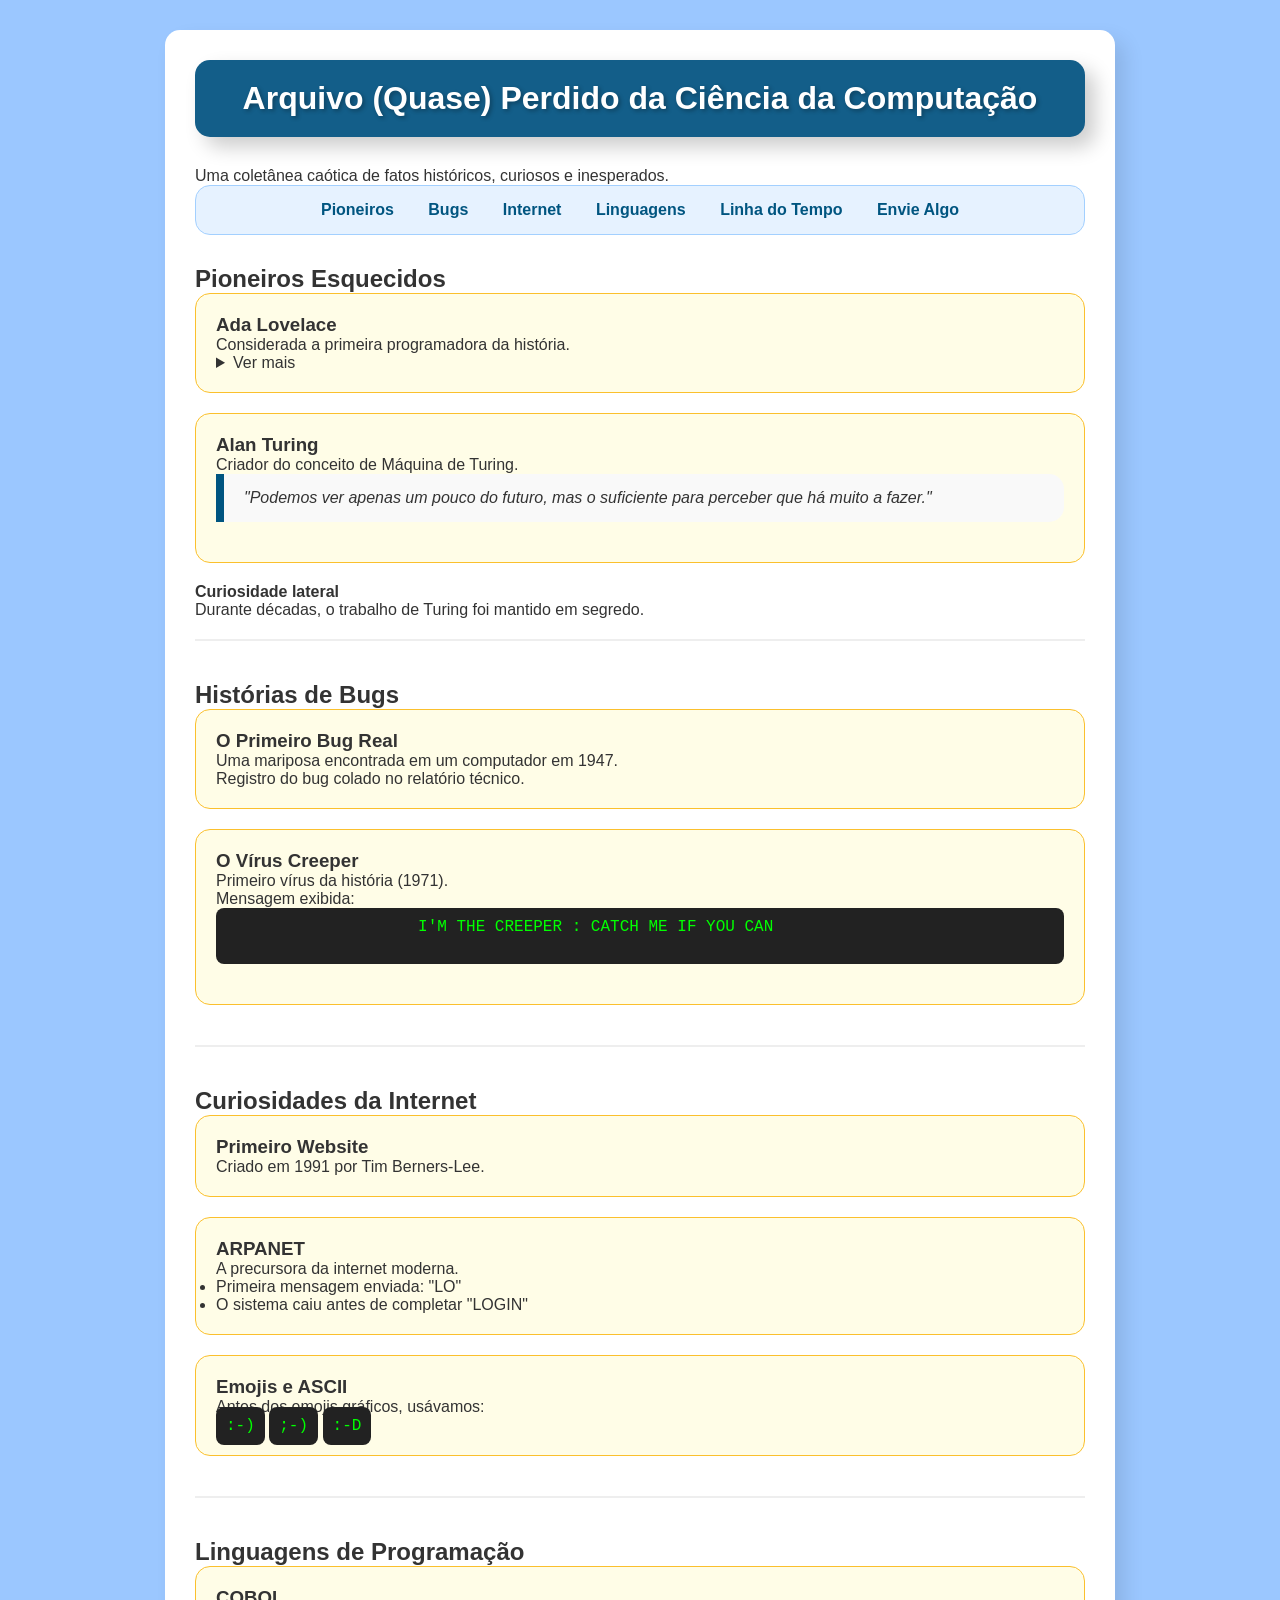
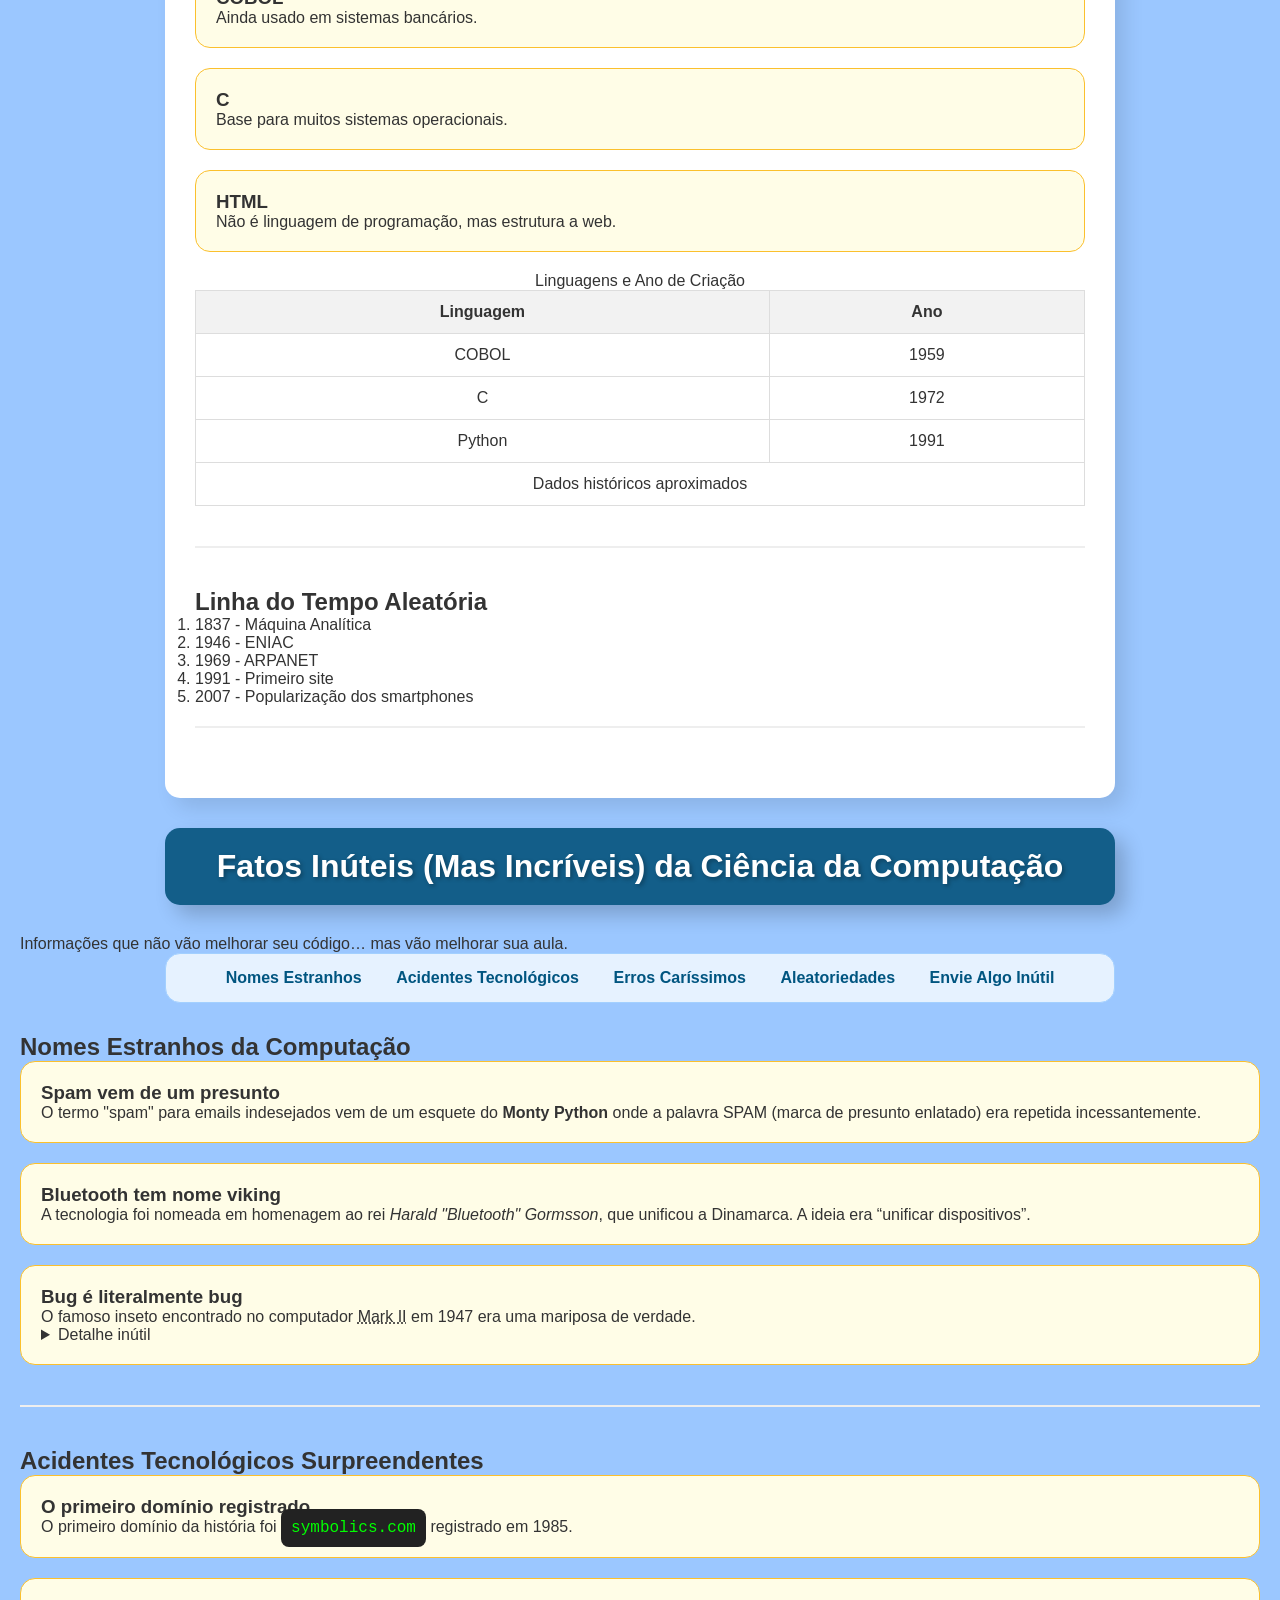
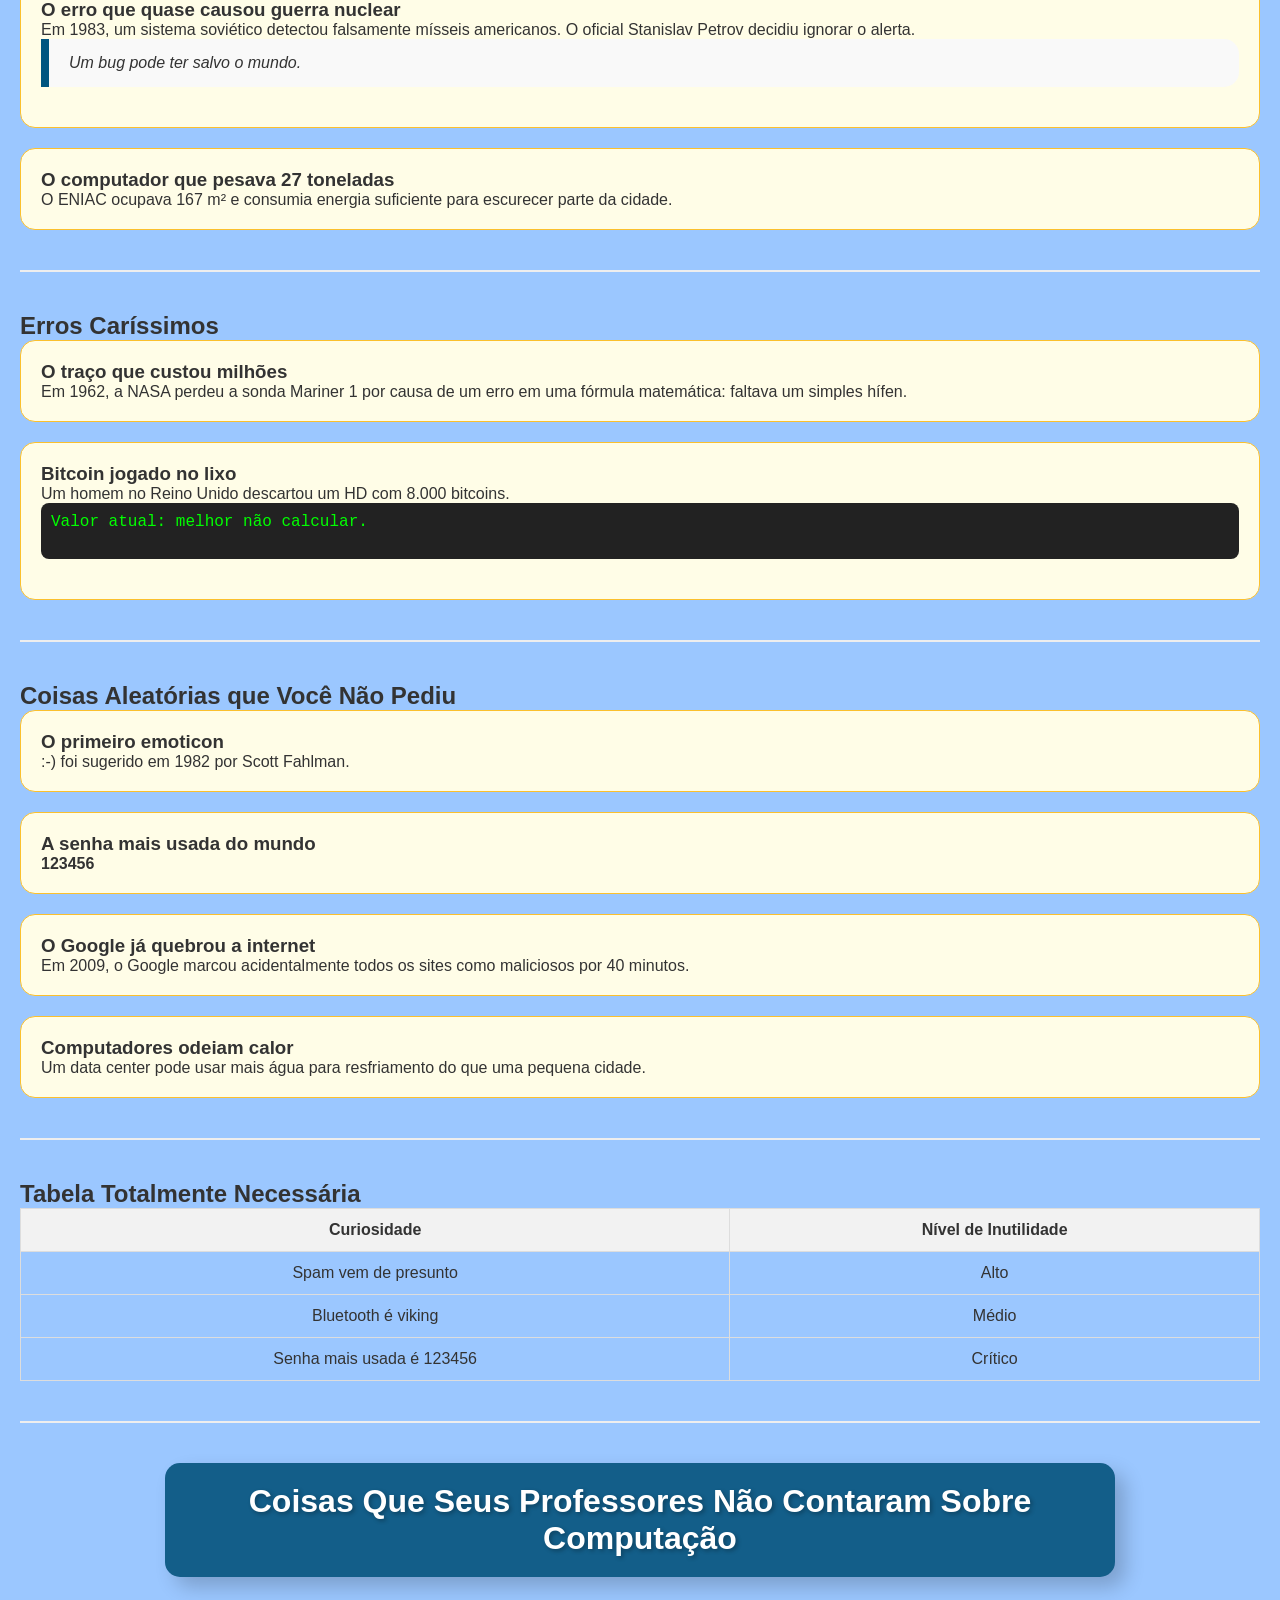
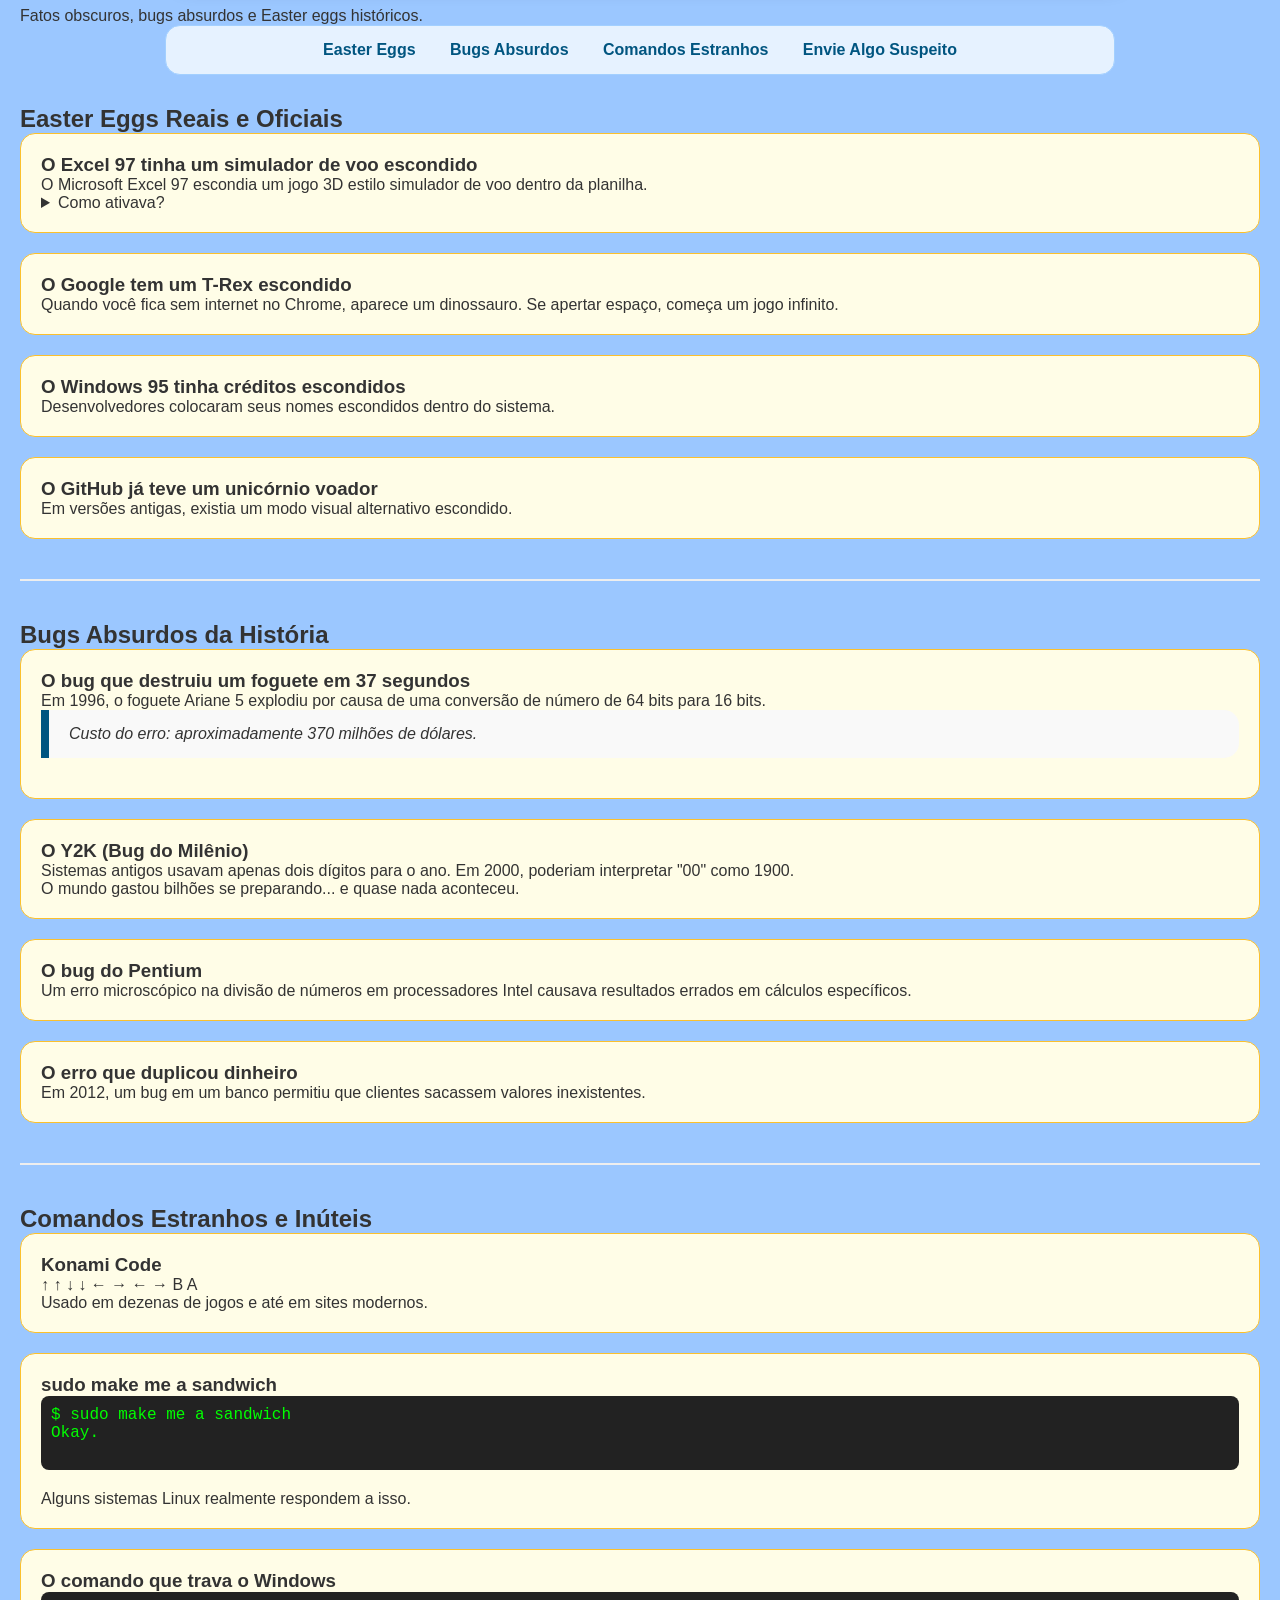
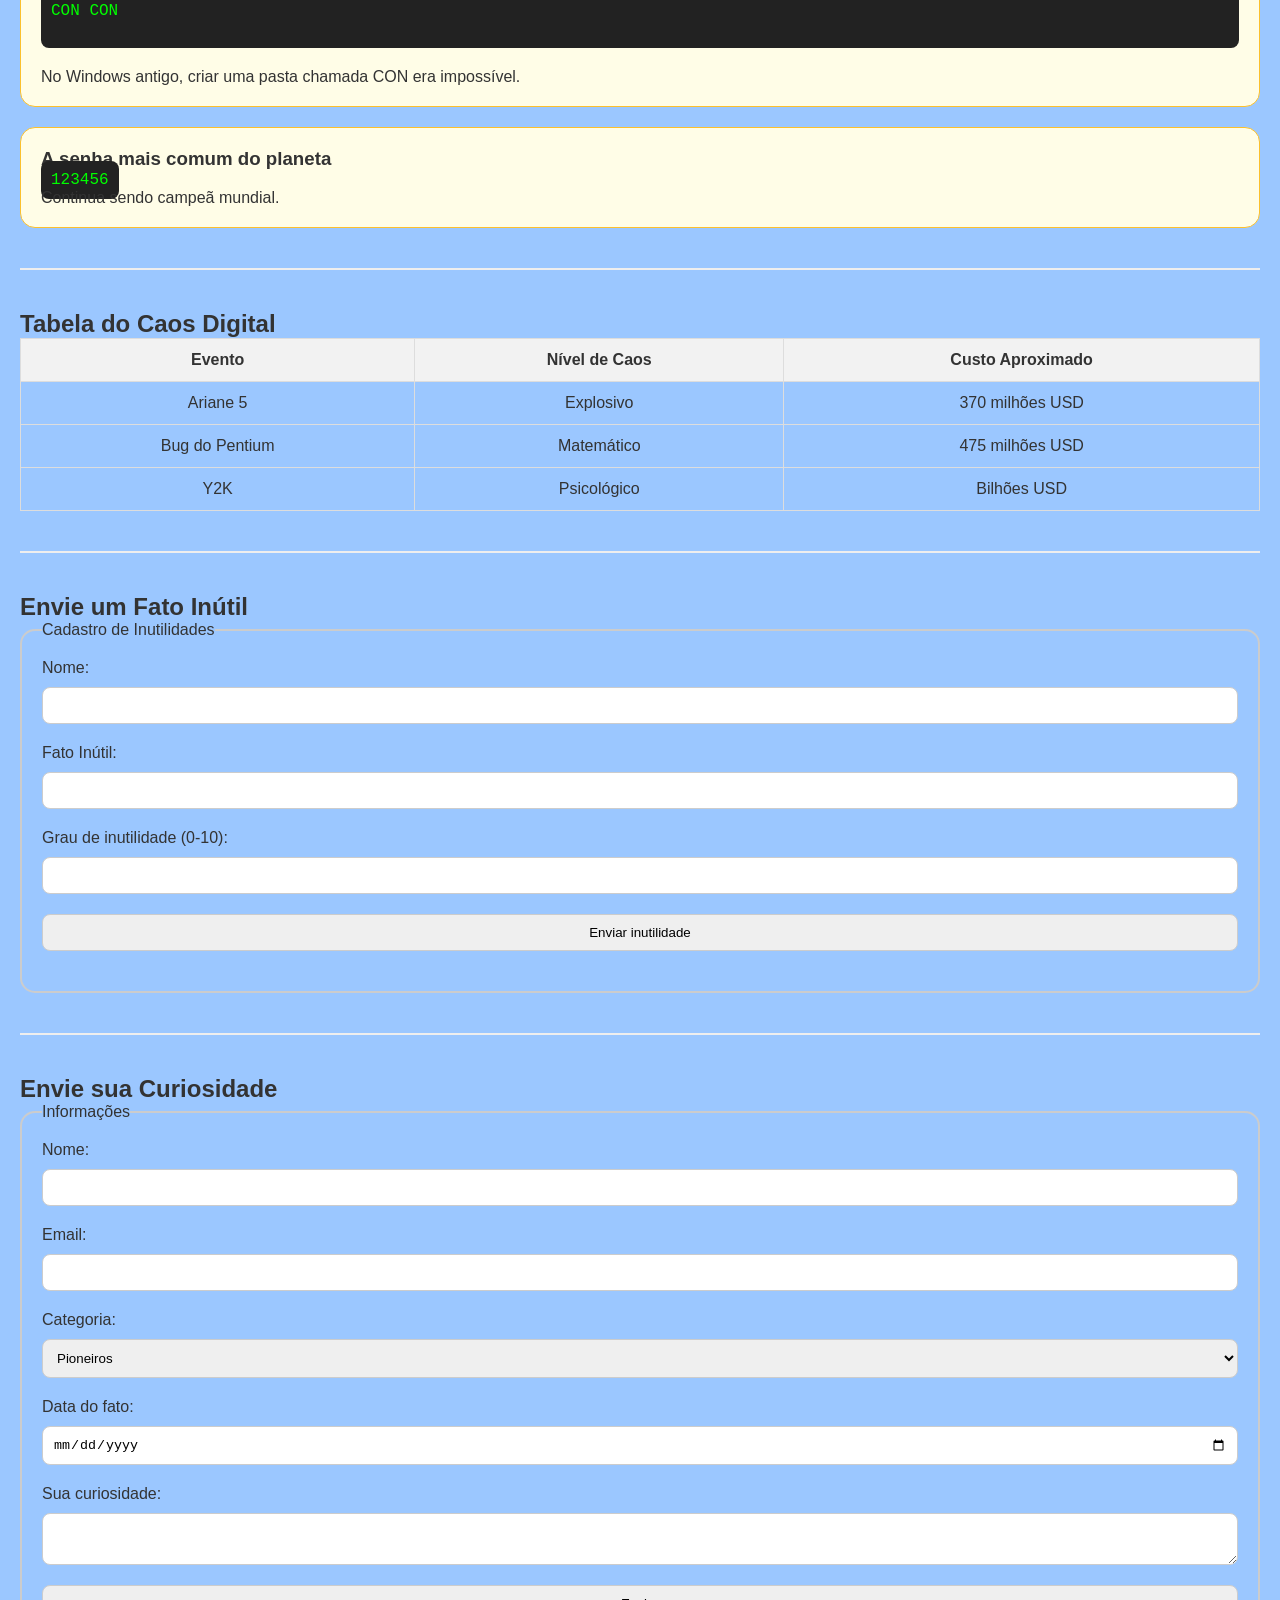
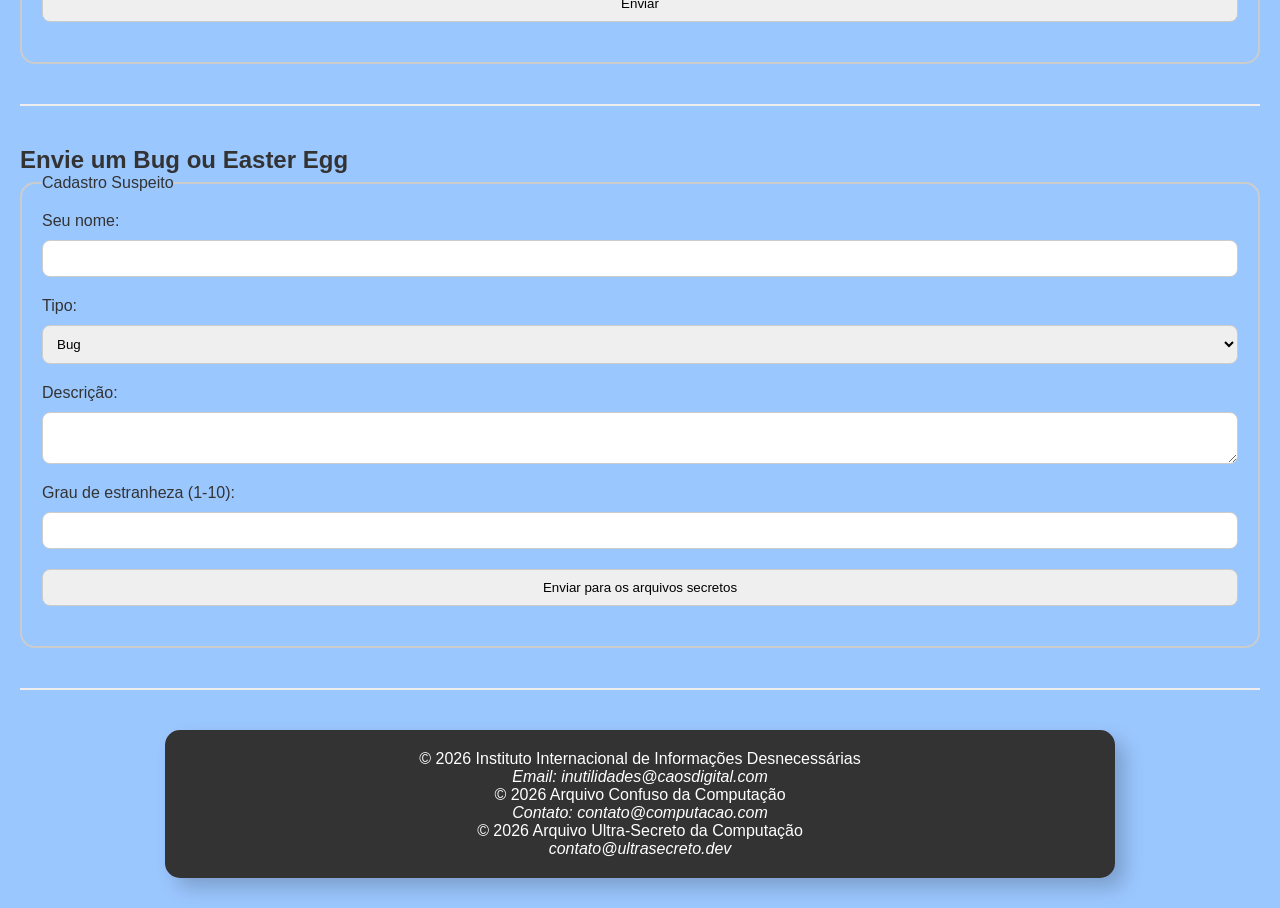
<file: Atividade 04/index.html>
<!DOCTYPE html>
<html lang="pt-br">
<head>
    <meta charset="UTF-8">
    <meta name="description" content="Curiosidades e fatos históricos da Ciência da Computação">
    <meta name="author" content="Portal Computação">
    <meta name="viewport" content="width=device-width, initial-scale=1.0">
    <title>Arquivo Confuso da Computação</title>
    <link rel="stylesheet" href="style.css">
</head>

<body>

<div id="pagina">

    <header id="topo">
        <h1>Arquivo (Quase) Perdido da Ciência da Computação</h1>
        <p>Uma coletânea caótica de fatos históricos, curiosos e inesperados.</p>
    </header>

    <nav id="menu-principal">
        <ul>
            <li><a href="#pioneiros">Pioneiros</a></li>
            <li><a href="#bugs">Bugs</a></li>
            <li><a href="#internet">Internet</a></li>
            <li><a href="#linguagens">Linguagens</a></li>
            <li><a href="#linha-do-tempo">Linha do Tempo</a></li>
            <li><a href="#formulario">Envie Algo</a></li>
        </ul>
    </nav>

    <main>

        <section id="pioneiros">
            <h2>Pioneiros Esquecidos</h2>

            <article>
                <h3>Ada Lovelace</h3>
                <p>Considerada a primeira programadora da história.</p>
                <details>
                    <summary>Ver mais</summary>
                    <p>Ela escreveu um algoritmo para a Máquina Analítica no século XIX.</p>
                </details>
            </article>

            <article>
                <h3>Alan Turing</h3>
                <p>Criador do conceito de Máquina de Turing.</p>
                <blockquote>
                    "Podemos ver apenas um pouco do futuro, mas o suficiente para perceber que há muito a fazer."
                </blockquote>
            </article>

            <aside>
                <h4>Curiosidade lateral</h4>
                <p>Durante décadas, o trabalho de Turing foi mantido em segredo.</p>
            </aside>
        </section>

        <section id="bugs">
            <h2>Histórias de Bugs</h2>

            <article>
                <h3>O Primeiro Bug Real</h3>
                <p>Uma mariposa encontrada em um computador em 1947.</p>
                <figure>
                    <figcaption>Registro do bug colado no relatório técnico.</figcaption>
                </figure>
            </article>

            <article>
                <h3>O Vírus Creeper</h3>
                <p>Primeiro vírus da história (1971).</p>
                <p>Mensagem exibida:</p>
                <pre>
                    I'M THE CREEPER : CATCH ME IF YOU CAN
                </pre>
            </article>
        </section>

        <section id="internet">
            <h2>Curiosidades da Internet</h2>

            <article>
                <h3>Primeiro Website</h3>
                <p>Criado em 1991 por Tim Berners-Lee.</p>
            </article>

            <article>
                <h3>ARPANET</h3>
                <p>A precursora da internet moderna.</p>
                <ul>
                    <li>Primeira mensagem enviada: "LO"</li>
                    <li>O sistema caiu antes de completar "LOGIN"</li>
                </ul>
            </article>

            <article>
                <h3>Emojis e ASCII</h3>
                <p>Antes dos emojis gráficos, usávamos:</p>
                <code>:-)</code>
                <code>;-)</code>
                <code>:-D</code>
            </article>
        </section>

        <section id="linguagens">
            <h2>Linguagens de Programação</h2>

            <article>
                <h3>COBOL</h3>
                <p>Ainda usado em sistemas bancários.</p>
            </article>

            <article>
                <h3>C</h3>
                <p>Base para muitos sistemas operacionais.</p>
            </article>

            <article>
                <h3>HTML</h3>
                <p>Não é linguagem de programação, mas estrutura a web.</p>
            </article>

            <div>
                <table border="1">
                    <caption>Linguagens e Ano de Criação</caption>
                    <thead>
                        <tr>
                            <th>Linguagem</th>
                            <th>Ano</th>
                        </tr>
                    </thead>
                    <tbody>
                        <tr>
                            <td>COBOL</td>
                            <td>1959</td>
                        </tr>
                        <tr>
                            <td>C</td>
                            <td>1972</td>
                        </tr>
                        <tr>
                            <td>Python</td>
                            <td>1991</td>
                        </tr>
                    </tbody>
                    <tfoot>
                        <tr>
                            <td colspan="2">Dados históricos aproximados</td>
                        </tr>
                    </tfoot>
                </table>
            </div>
        </section>


        <section id="linha-do-tempo">
            <h2>Linha do Tempo Aleatória</h2>

            <ol>
                <li>1837 - Máquina Analítica</li>
                <li>1946 - ENIAC</li>
                <li>1969 - ARPANET</li>
                <li>1991 - Primeiro site</li>
                <li>2007 - Popularização dos smartphones</li>
            </ol>
        </section>


</div>


<header>
    <h1>Fatos Inúteis (Mas Incríveis) da Ciência da Computação</h1>
    <p>Informações que não vão melhorar seu código… mas vão melhorar sua aula.</p>
</header>

<nav>
    <ul>
        <li><a href="#nomes">Nomes Estranhos</a></li>
        <li><a href="#acidentes">Acidentes Tecnológicos</a></li>
        <li><a href="#dinheiro">Erros Caríssimos</a></li>
        <li><a href="#aleatorio">Aleatoriedades</a></li>
        <li><a href="#form">Envie Algo Inútil</a></li>
    </ul>
</nav>



<section id="nomes">
    <h2>Nomes Estranhos da Computação</h2>

    <article>
        <h3>Spam vem de um presunto</h3>
        <p>
            O termo "spam" para emails indesejados vem de um esquete do 
            <strong>Monty Python</strong> onde a palavra SPAM (marca de presunto enlatado) 
            era repetida incessantemente.
        </p>
    </article>

    <article>
        <h3>Bluetooth tem nome viking</h3>
        <p>
            A tecnologia foi nomeada em homenagem ao rei 
            <em>Harald "Bluetooth" Gormsson</em>, que unificou a Dinamarca.
            A ideia era “unificar dispositivos”.
        </p>
    </article>

    <article>
        <h3>Bug é literalmente bug</h3>
        <p>
            O famoso inseto encontrado no computador 
            <abbr title="Harvard Mark II">Mark II</abbr> em 1947 
            era uma mariposa de verdade.
        </p>
        <details>
            <summary>Detalhe inútil</summary>
            <p>O inseto ainda está preservado em um museu.</p>
        </details>
    </article>

</section>


<section id="acidentes">

    <h2>Acidentes Tecnológicos Surpreendentes</h2>

    <article>
        <h3>O primeiro domínio registrado</h3>
        <p>
            O primeiro domínio da história foi 
            <code>symbolics.com</code> registrado em 1985.
        </p>
    </article>

    <article>
        <h3>O erro que quase causou guerra nuclear</h3>
        <p>
            Em 1983, um sistema soviético detectou falsamente mísseis americanos.
            O oficial Stanislav Petrov decidiu ignorar o alerta.
        </p>
        <blockquote>
            Um bug pode ter salvo o mundo.
        </blockquote>
    </article>

    <article>
        <h3>O computador que pesava 27 toneladas</h3>
        <p>
            O ENIAC ocupava 167 m² e consumia energia suficiente para escurecer parte da cidade.
        </p>
    </article>

</section>


<section id="dinheiro">

    <h2>Erros Caríssimos</h2>

    <article>
        <h3>O traço que custou milhões</h3>
        <p>
            Em 1962, a NASA perdeu a sonda Mariner 1 por causa de um erro em uma fórmula matemática:
            faltava um simples hífen.
        </p>
    </article>

    <article>
        <h3>Bitcoin jogado no lixo</h3>
        <p>
            Um homem no Reino Unido descartou um HD com 8.000 bitcoins.
        </p>
        <pre>
Valor atual: melhor não calcular.
        </pre>
    </article>

</section>


<section id="aleatorio">

    <h2>Coisas Aleatórias que Você Não Pediu</h2>

    <article>
        <h3>O primeiro emoticon</h3>
        <p>
            :-) foi sugerido em 1982 por Scott Fahlman.
        </p>
    </article>

    <article>
        <h3>A senha mais usada do mundo</h3>
        <p><strong>123456</strong></p>
    </article>

    <article>
        <h3>O Google já quebrou a internet</h3>
        <p>
            Em 2009, o Google marcou acidentalmente todos os sites como maliciosos por 40 minutos.
        </p>
    </article>

    <article>
        <h3>Computadores odeiam calor</h3>
        <p>
            Um data center pode usar mais água para resfriamento do que uma pequena cidade.
        </p>
    </article>

</section>


<section>

    <h2>Tabela Totalmente Necessária</h2>

    <table border="1">
        <tr>
            <th>Curiosidade</th>
            <th>Nível de Inutilidade</th>
        </tr>
        <tr>
            <td>Spam vem de presunto</td>
            <td>Alto</td>
        </tr>
        <tr>
            <td>Bluetooth é viking</td>
            <td>Médio</td>
        </tr>
        <tr>
            <td>Senha mais usada é 123456</td>
            <td>Crítico</td>
        </tr>
    </table>

</section>

<header>
    <h1>Coisas Que Seus Professores Não Contaram Sobre Computação</h1>
    <p>Fatos obscuros, bugs absurdos e Easter eggs históricos.</p>
</header>

<nav>
    <ul>
        <li><a href="#easter-eggs">Easter Eggs</a></li>
        <li><a href="#bugs-absurdos">Bugs Absurdos</a></li>
        <li><a href="#comandos-secretos">Comandos Estranhos</a></li>
        <li><a href="#formulario-secreto">Envie Algo Suspeito</a></li>
    </ul>
</nav>


<section id="easter-eggs">

    <h2>Easter Eggs Reais e Oficiais</h2>

    <article>
        <h3>O Excel 97 tinha um simulador de voo escondido</h3>
        <p>
            O Microsoft Excel 97 escondia um jogo 3D estilo simulador de voo 
            dentro da planilha.
        </p>
        <details>
            <summary>Como ativava?</summary>
            <p>Era preciso selecionar células específicas e usar combinações absurdas de teclado.</p>
        </details>
    </article>

    <article>
        <h3>O Google tem um T-Rex escondido</h3>
        <p>
            Quando você fica sem internet no Chrome, aparece um dinossauro.
            Se apertar espaço, começa um jogo infinito.
        </p>
    </article>

    <article>
        <h3>O Windows 95 tinha créditos escondidos</h3>
        <p>
            Desenvolvedores colocaram seus nomes escondidos dentro do sistema.
        </p>
    </article>

    <article>
        <h3>O GitHub já teve um unicórnio voador</h3>
        <p>
            Em versões antigas, existia um modo visual alternativo escondido.
        </p>
    </article>

</section>



<section id="bugs-absurdos">

    <h2>Bugs Absurdos da História</h2>

    <article>
        <h3>O bug que destruiu um foguete em 37 segundos</h3>
        <p>
            Em 1996, o foguete Ariane 5 explodiu por causa de uma conversão de número
            de 64 bits para 16 bits.
        </p>
        <blockquote>
            Custo do erro: aproximadamente 370 milhões de dólares.
        </blockquote>
    </article>

    <article>
        <h3>O Y2K (Bug do Milênio)</h3>
        <p>
            Sistemas antigos usavam apenas dois dígitos para o ano.
            Em 2000, poderiam interpretar "00" como 1900.
        </p>
        <p>
            O mundo gastou bilhões se preparando... e quase nada aconteceu.
        </p>
    </article>

    <article>
        <h3>O bug do Pentium</h3>
        <p>
            Um erro microscópico na divisão de números em processadores Intel
            causava resultados errados em cálculos específicos.
        </p>
    </article>

    <article>
        <h3>O erro que duplicou dinheiro</h3>
        <p>
            Em 2012, um bug em um banco permitiu que clientes sacassem valores inexistentes.
        </p>
    </article>

</section>



<section id="comandos-secretos">

    <h2>Comandos Estranhos e Inúteis</h2>

    <article>
        <h3>Konami Code</h3>
        <p>
            ↑ ↑ ↓ ↓ ← → ← → B A
        </p>
        <p>
            Usado em dezenas de jogos e até em sites modernos.
        </p>
    </article>

    <article>
        <h3>sudo make me a sandwich</h3>
        <pre>
$ sudo make me a sandwich
Okay.
        </pre>
        <p>Alguns sistemas Linux realmente respondem a isso.</p>
    </article>

    <article>
        <h3>O comando que trava o Windows</h3>
        <pre>
CON CON
        </pre>
        <p>
            No Windows antigo, criar uma pasta chamada CON era impossível.
        </p>
    </article>

    <article>
        <h3>A senha mais comum do planeta</h3>
        <code>123456</code>
        <p>
            Continua sendo campeã mundial.
        </p>
    </article>

</section>



<section>

    <h2>Tabela do Caos Digital</h2>

    <table border="1">
        <tr>
            <th>Evento</th>
            <th>Nível de Caos</th>
            <th>Custo Aproximado</th>
        </tr>
        <tr>
            <td>Ariane 5</td>
            <td>Explosivo</td>
            <td>370 milhões USD</td>
        </tr>
        <tr>
            <td>Bug do Pentium</td>
            <td>Matemático</td>
            <td>475 milhões USD</td>
        </tr>
        <tr>
            <td>Y2K</td>
            <td>Psicológico</td>
            <td>Bilhões USD</td>
        </tr>
    </table>

</section>


<section id="form">

    <h2>Envie um Fato Inútil</h2>

    <form>
        <fieldset>
            <legend>Cadastro de Inutilidades</legend>

            <label>Nome:</label>
            <input type="text" name="nome">

            <label>Fato Inútil:</label>
            <input type="text" name="fato">

            <label>Grau de inutilidade (0-10):</label>
            <input type="number" name="grau" min="0" max="10">

            <input type="submit" value="Enviar inutilidade">
        </fieldset>
    </form>
    
</section>
 <section id="formulario">
            <h2>Envie sua Curiosidade</h2>

            <form>
                <fieldset>
                    <legend>Informações</legend>

                    <label>Nome:</label>
                    <input type="text" name="nome">

                    <label>Email:</label>
                    <input type="email" name="email">

                    <label>Categoria:</label>
                    <select name="categoria">
                        <option>Pioneiros</option>
                        <option>Bugs</option>
                        <option>Internet</option>
                        <option>Linguagens</option>
                    </select>

                    <label>Data do fato:</label>
                    <input type="date" name="data">

                    <label>Sua curiosidade:</label>
                    <textarea name="curiosidade"></textarea>

                    <input type="submit" value="Enviar">
                </fieldset>
            </form>
        </section>

    
<section id="formulario-secreto">

    <h2>Envie um Bug ou Easter Egg</h2>

    <form>
        <fieldset>
            <legend>Cadastro Suspeito</legend>

            <label>Seu nome:</label>
            <input type="text" name="nome">

            <label>Tipo:</label>
            <select name="tipo">
                <option>Bug</option>
                <option>Easter Egg</option>
                <option>Comando estranho</option>
            </select>

            <label>Descrição:</label>
            <textarea name="descricao"></textarea>

            <label>Grau de estranheza (1-10):</label>
            <input type="number" min="1" max="10">

            <input type="submit" value="Enviar para os arquivos secretos">
        </fieldset>
    </form>

</section>


</main>
</body>
<footer>
    <p>© 2026 Instituto Internacional de Informações Desnecessárias</p>
    <address>Email: inutilidades@caosdigital.com</address>
      <p>&copy; 2026 Arquivo Confuso da Computação</p>
        <address>
            Contato: contato@computacao.com
        </address>
         <p>© 2026 Arquivo Ultra-Secreto da Computação</p>
    <address>contato@ultrasecreto.dev</address>
</footer>

</div>

</body>
</html>
</file>
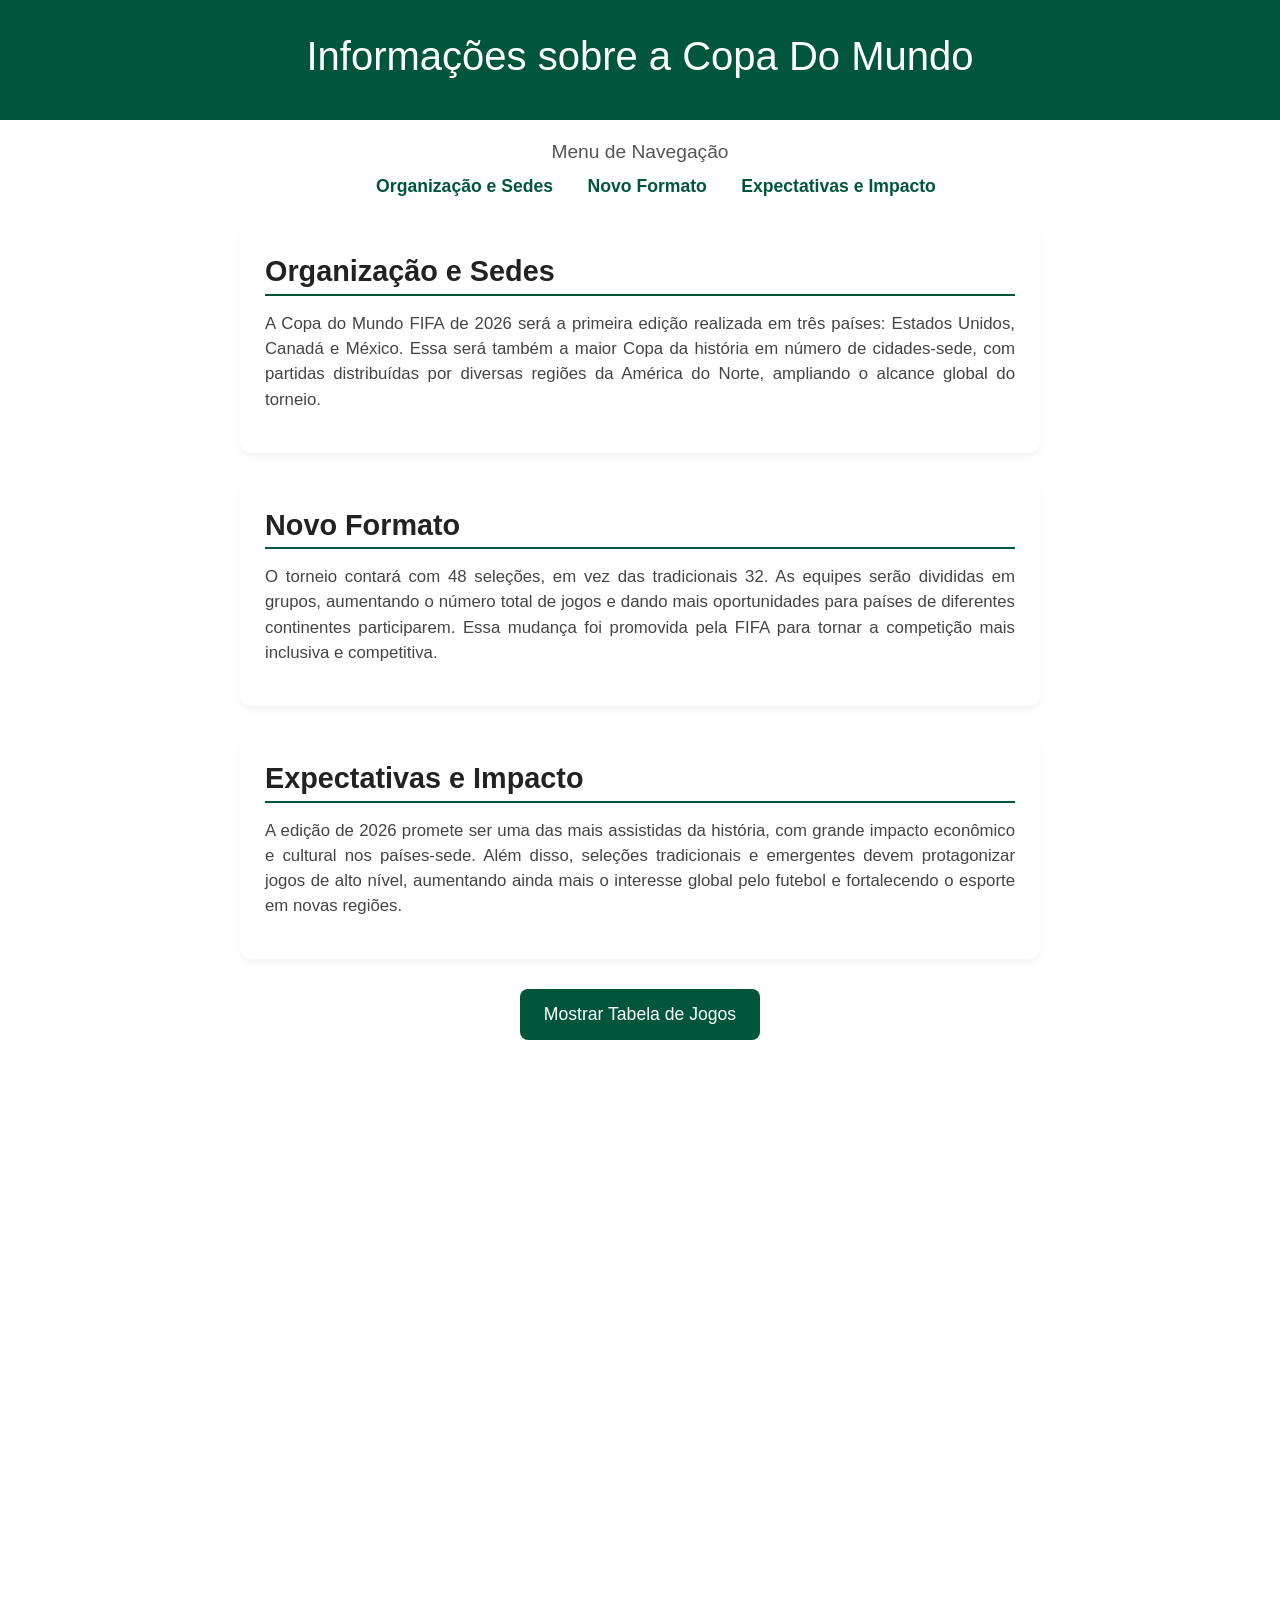
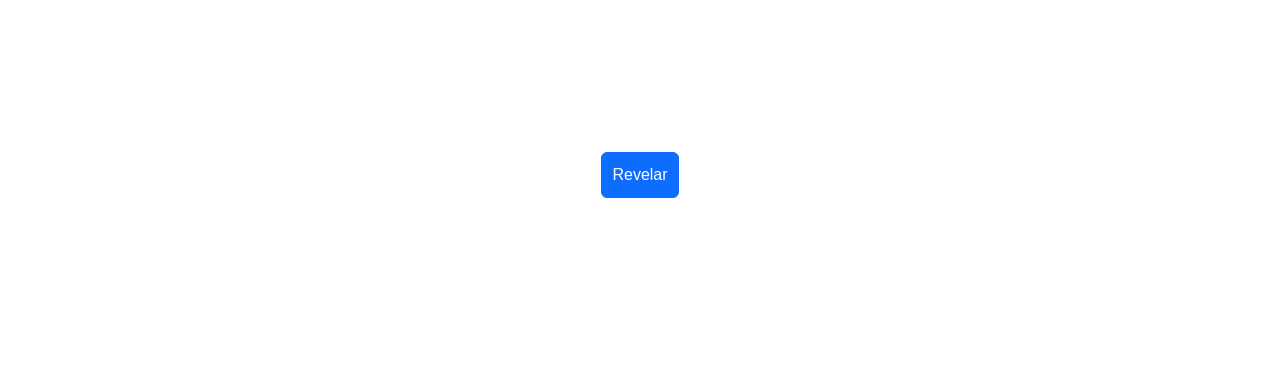
<file: atividade PROVAS/atv DIA 1/index.html>
<!-- Crie uma página HTML completa contendo a estrutura básica do documento (<html>, <head>, <title> e <body>).
Dentro da tag <body>, utilize as tags <a> | <p> | <nav> | <section> de estruturação de conteúdo, para organizar as informações do Descritivo de apoio abaixo como uma página da WEB.

A página deve conter obrigatoriamente:
As tags solicitadas;
A navegação entre as seções da página pela barra de navegação <nav> ;
Uma organização clara e estruturada do conteúdo utilizando as tags solicitadas.
 -->

<!DOCTYPE html>
<html lang="pt-BR">
<head>
    <meta charset="UTF-8">
    <meta name="viewport" content="width=device-width, initial-scale=1.0">
    <title>Copa do Mundo 2026 - Informações</title>
    <link rel="stylesheet" href="style/style.css">
    <link href="https://cdn.jsdelivr.net/npm/bootstrap@5.3.8/dist/css/bootstrap.min.css" rel="stylesheet" integrity="sha384-sRIl4kxILFvY47J16cr9ZwB07vP4J8+LH7qKQnuqkuIAvNWLzeN8tE5YBujZqJLB" crossorigin="anonymous">
</head>
<body>

    <header>
        <h1>Informações sobre a Copa Do Mundo</h1>
    </header>

    <nav>
        <h2>Menu de Navegação</h2>
        <ul>
            <li><a href="#organizacao">Organização e Sedes</a></li>
            <li><a href="#formato">Novo Formato</a></li>
            <li><a href="#expectativas">Expectativas e Impacto</a></li>
        </ul>
    </nav>

    <main>
        <section id="organizacao" class="secao-info">
            <h2>Organização e Sedes</h2>
            <p>A Copa do Mundo FIFA de 2026 será a primeira edição realizada em três países: 
                Estados Unidos, Canadá e México. Essa será também a maior Copa da história em 
                número de cidades-sede, com partidas distribuídas por diversas regiões da América 
                do Norte, ampliando o alcance global do torneio.</p>
        </section>

        <section id="formato" class="secao-info">
            <h2>Novo Formato</h2>
            <p>O torneio contará com 48 seleções, em vez das tradicionais 32. 
                As equipes serão divididas em grupos, aumentando o número total de jogos e 
                dando mais oportunidades para países de diferentes continentes participarem. 
                Essa mudança foi promovida pela FIFA para tornar a competição mais inclusiva e 
                competitiva.</p>
        </section>

        <section id="expectativas" class="secao-info">
            <h2>Expectativas e Impacto</h2>
            <p>A edição de 2026 promete ser uma das mais assistidas da história, com grande impacto econômico e 
                cultural nos países-sede. Além disso, seleções tradicionais e emergentes devem protagonizar jogos de alto nível, 
                aumentando ainda mais o interesse global pelo futebol e fortalecendo o esporte em novas regiões.</p>
        </section>

        <div style="text-align: center; margin-bottom: 40px;">
            <button onclick="mostrarTabela()" 
                style="padding: 12px 24px; font-size: 1.1rem; 
                background-color: #00563B; color: white; 
                border: none; border-radius: 8px; cursor: pointer;">
                
                Mostrar Tabela de Jogos
            </button>
        </div>
    </main>

  <div id="img" style="text-align: center;"></div>
    
  <div class="bg-copa">
        <div class="d-flex flex-column align-items-center">       
            <div class="card" style="width: 22rem;" aria-hidden="true">
            <img src="img/img_.svg" class="card-img-top" alt="Placeholder Copa">
            
                <div class="card-body"> 
                    <h5 id="Nome" class="card-title placeholder-glow">
                        <span class="placeholder col-6"></span>
                        <span id="Rank" class="badge text-bg-secondary">-</span>
                    </h5>
                    <p class="card-text placeholder-glow">
                        <span id="Data_Nas" class="placeholder col-4"></span><br>
                        <span id="Alutra" class="placeholder col-4"></span><br>
                        <span id="Posição " class="placeholder col-6"></span><br>
                    </p>

                
                </div>
            </div>
                <button type="button" onclick="revelar()" class="btn btn-primary" style="margin: 10px; padding: 10px;">
                Revelar 
                </button>
        </div>
    </div>

    <script src="https://cdn.jsdelivr.net/npm/bootstrap@5.3.8/dist/js/bootstrap.bundle.min.js" integrity="sha384-FKyoEForCGlyvwx9Hj09JcYn3nv7wiPVlz7YYwJrWVcXK/BmnVDxM+D2scQbITxI" crossorigin="anonymous"></script>
    <script src="js/script.js"></script>
</body>
</html>
</file>
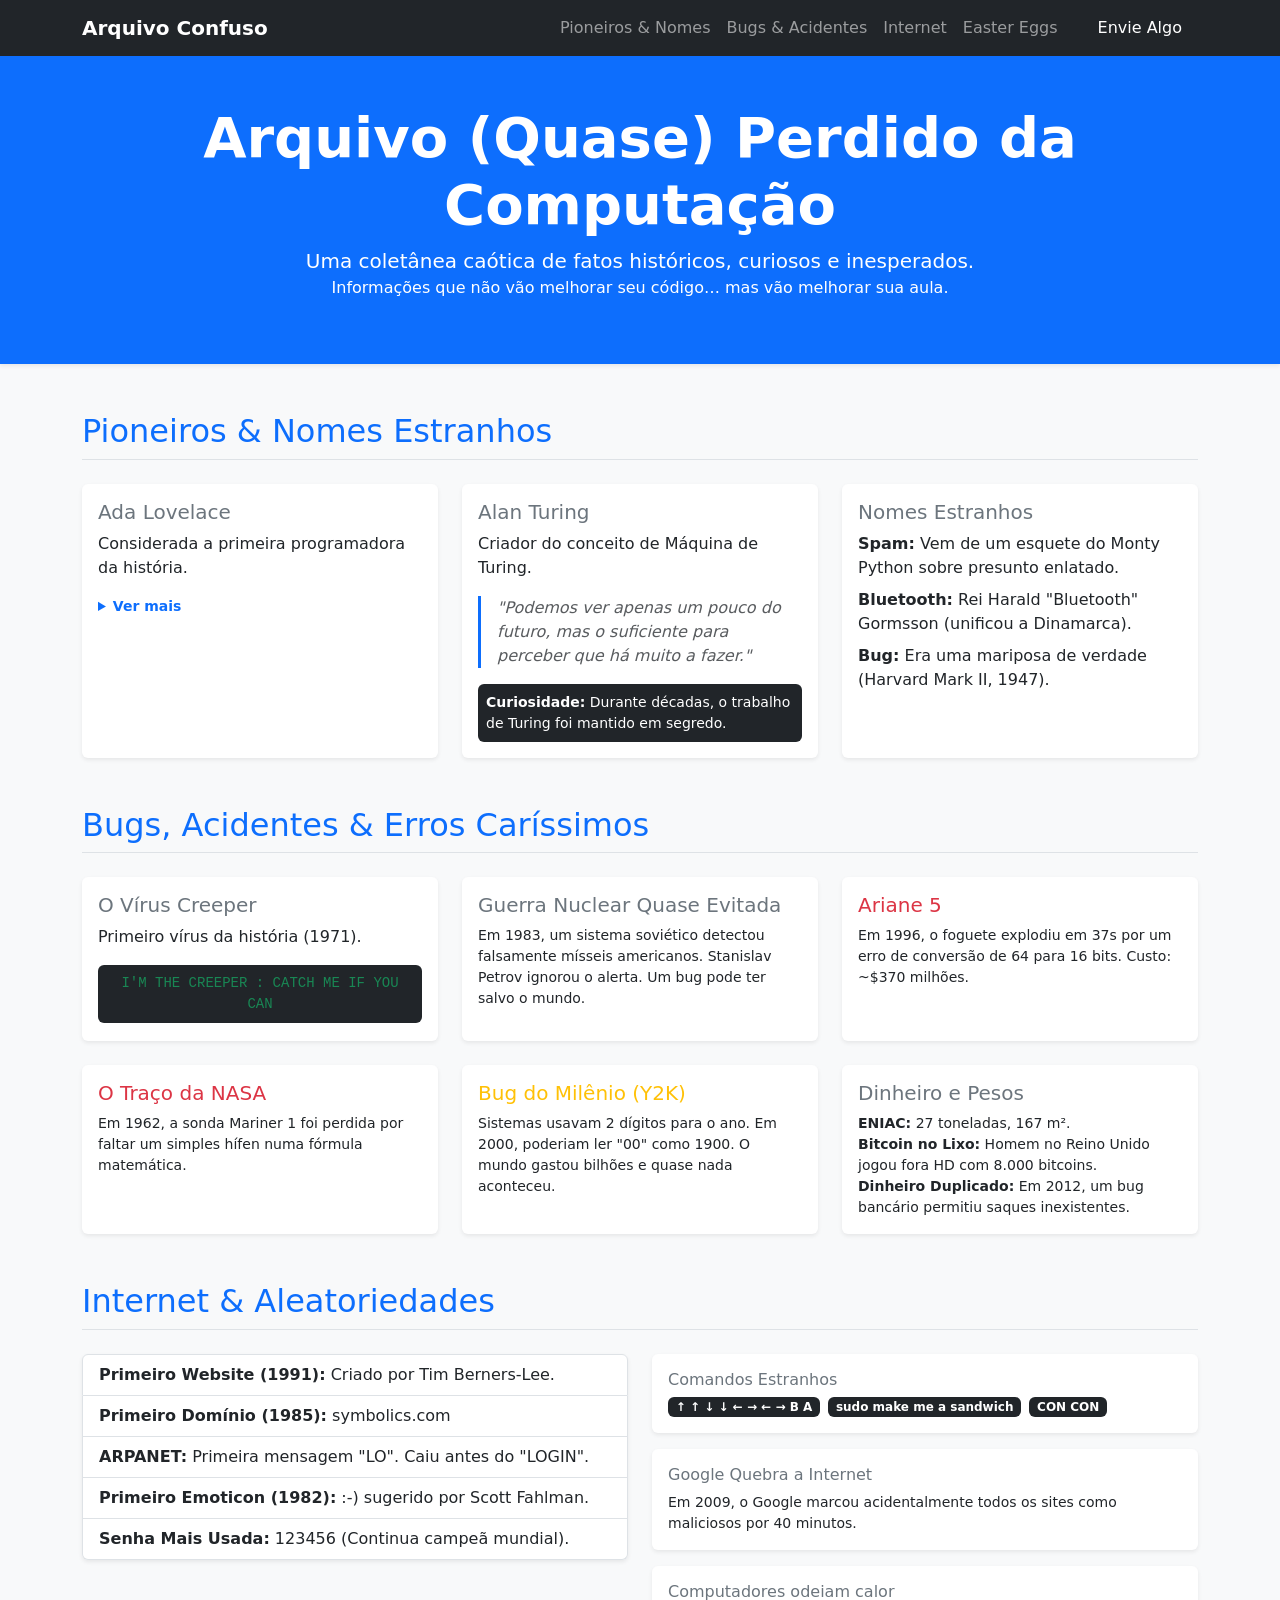
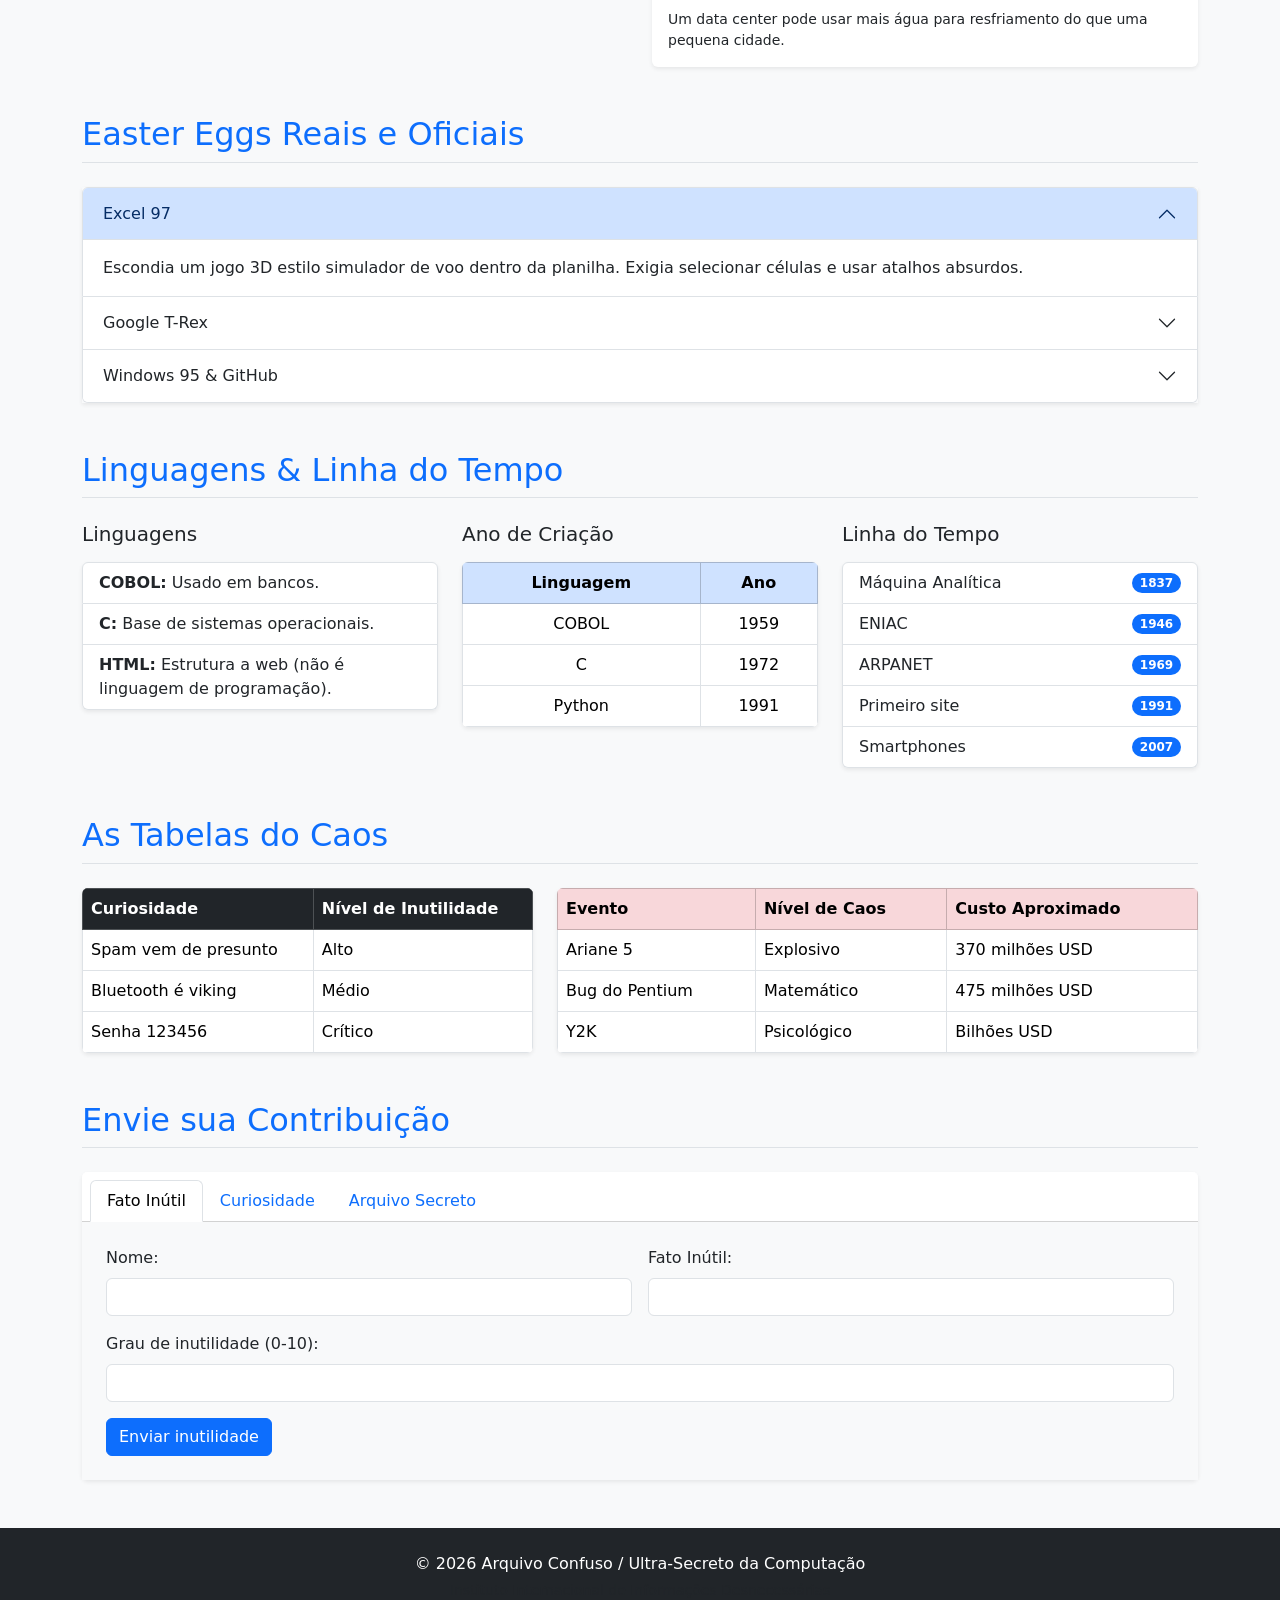
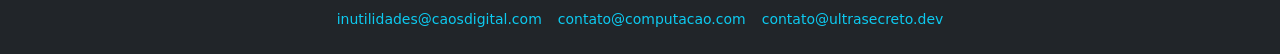
<file: atividade_bootstrap.html>
<!DOCTYPE html>
<html lang="pt-br">
<head>
    <meta charset="UTF-8">
    <meta name="description" content="Curiosidades e fatos históricos da Ciência da Computação">
    <meta name="author" content="Portal Computação">
    <meta name="viewport" content="width=device-width, initial-scale=1.0">
    <title>Arquivo Confuso da Computação</title>

    <link href="https://cdn.jsdelivr.net/npm/bootstrap@5.3.8/dist/css/bootstrap.min.css" rel="stylesheet" integrity="sha384-sRIl4kxILFvY47J16cr9ZwB07vP4J8+LH7qKQnuqkuIAvNWLzeN8tE5YBujZqJLB" crossorigin="anonymous">
</head>

<body class="bg-light">

<div id="pagina">

    <nav class="navbar navbar-expand-lg navbar-dark bg-dark sticky-top">
        <div class="container">
            <a class="navbar-brand fw-bold" href="#">Arquivo Confuso</a>
            <button class="navbar-toggler" type="button" data-bs-toggle="collapse" data-bs-target="#navbarNav">
                <span class="navbar-toggler-icon"></span>
            </button>
            <div class="collapse navbar-collapse" id="navbarNav">
                <ul class="navbar-nav ms-auto">
                    <li class="nav-item"><a class="nav-link" href="#pioneiros">Pioneiros & Nomes</a></li>
                    <li class="nav-item"><a class="nav-link" href="#bugs">Bugs & Acidentes</a></li>
                    <li class="nav-item"><a class="nav-link" href="#internet">Internet</a></li>
                    <li class="nav-item"><a class="nav-link" href="#easter-eggs">Easter Eggs</a></li>
                    <li class="nav-item"><a class="nav-link btn btn-primary text-white ms-lg-3 px-3 mt-2 mt-lg-0" href="#formularios">Envie Algo</a></li>
                </ul>
            </div>
        </div>
    </nav>

    <header class="bg-primary text-white text-center py-5 mb-5 shadow-sm">
        <div class="container">
            <h1 class="display-4 fw-bold">Arquivo (Quase) Perdido da Computação</h1>
            <p class="lead mb-0">Uma coletânea caótica de fatos históricos, curiosos e inesperados.</p>
            <p>Informações que não vão melhorar seu código… mas vão melhorar sua aula.</p>
        </div>
    </header>

    <main class="container">

        <section id="pioneiros" class="mb-5">
            <h2 class="text-primary border-bottom pb-2 mb-4">Pioneiros & Nomes Estranhos</h2>
            <div class="row g-4">
                <div class="col-md-4">
                    <div class="card h-100 shadow-sm border-0">
                        <div class="card-body">
                            <h3 class="h5 text-secondary">Ada Lovelace</h3>
                            <p>Considerada a primeira programadora da história.</p>
                            <details class="text-muted small">
                                <summary class="text-primary fw-bold" style="cursor: pointer;">Ver mais</summary>
                                <p class="mt-2 mb-0 border-start border-3 ps-2">Ela escreveu um algoritmo para a Máquina Analítica no século XIX.</p>
                            </details>
                        </div>
                    </div>
                </div>
                <div class="col-md-4">
                    <div class="card h-100 shadow-sm border-0">
                        <div class="card-body">
                            <h3 class="h5 text-secondary">Alan Turing</h3>
                            <p>Criador do conceito de Máquina de Turing.</p>
                            <blockquote class="blockquote fs-6 fst-italic text-muted border-start border-primary border-3 ps-3">
                                "Podemos ver apenas um pouco do futuro, mas o suficiente para perceber que há muito a fazer."
                            </blockquote>
                            <div class="bg-dark text-white p-2 rounded small mt-3">
                                <strong>Curiosidade:</strong> Durante décadas, o trabalho de Turing foi mantido em segredo.
                            </div>
                        </div>
                    </div>
                </div>
                <div class="col-md-4">
                    <div class="card h-100 shadow-sm border-0">
                        <div class="card-body">
                            <h3 class="h5 text-secondary">Nomes Estranhos</h3>
                            <ul class="list-unstyled mb-0">
                                <li class="mb-2"><strong>Spam:</strong> Vem de um esquete do Monty Python sobre presunto enlatado.</li>
                                <li class="mb-2"><strong>Bluetooth:</strong> Rei Harald "Bluetooth" Gormsson (unificou a Dinamarca).</li>
                                <li><strong>Bug:</strong> Era uma mariposa de verdade (Harvard Mark II, 1947).</li>
                            </ul>
                        </div>
                    </div>
                </div>
            </div>
        </section>

        <section id="bugs" class="mb-5">
            <h2 class="text-primary border-bottom pb-2 mb-4">Bugs, Acidentes & Erros Caríssimos</h2>
            <div class="row g-4">
                <div class="col-md-6 col-lg-4">
                    <div class="card h-100 shadow-sm border-0 bg-white">
                        <div class="card-body">
                            <h3 class="h5 text-secondary">O Vírus Creeper</h3>
                            <p>Primeiro vírus da história (1971).</p>
                            <div class="bg-dark text-success p-2 rounded font-monospace small text-center">I'M THE CREEPER : CATCH ME IF YOU CAN</div>
                        </div>
                    </div>
                </div>
                <div class="col-md-6 col-lg-4">
                    <div class="card h-100 shadow-sm border-0 bg-white">
                        <div class="card-body">
                            <h3 class="h5 text-secondary">Guerra Nuclear Quase Evitada</h3>
                            <p class="small">Em 1983, um sistema soviético detectou falsamente mísseis americanos. Stanislav Petrov ignorou o alerta. Um bug pode ter salvo o mundo.</p>
                        </div>
                    </div>
                </div>
                <div class="col-md-6 col-lg-4">
                    <div class="card h-100 shadow-sm border-0 bg-white">
                        <div class="card-body">
                            <h3 class="h5 text-danger">Ariane 5</h3>
                            <p class="small">Em 1996, o foguete explodiu em 37s por um erro de conversão de 64 para 16 bits. Custo: ~$370 milhões.</p>
                        </div>
                    </div>
                </div>
                <div class="col-md-6 col-lg-4">
                    <div class="card h-100 shadow-sm border-0 bg-white">
                        <div class="card-body">
                            <h3 class="h5 text-danger">O Traço da NASA</h3>
                            <p class="small">Em 1962, a sonda Mariner 1 foi perdida por faltar um simples hífen numa fórmula matemática.</p>
                        </div>
                    </div>
                </div>
                <div class="col-md-6 col-lg-4">
                    <div class="card h-100 shadow-sm border-0 bg-white">
                        <div class="card-body">
                            <h3 class="h5 text-warning">Bug do Milênio (Y2K)</h3>
                            <p class="small">Sistemas usavam 2 dígitos para o ano. Em 2000, poderiam ler "00" como 1900. O mundo gastou bilhões e quase nada aconteceu.</p>
                        </div>
                    </div>
                </div>
                <div class="col-md-6 col-lg-4">
                    <div class="card h-100 shadow-sm border-0 bg-white">
                        <div class="card-body">
                            <h3 class="h5 text-secondary">Dinheiro e Pesos</h3>
                            <ul class="list-unstyled small mb-0">
                                <li><strong>ENIAC:</strong> 27 toneladas, 167 m².</li>
                                <li><strong>Bitcoin no Lixo:</strong> Homem no Reino Unido jogou fora HD com 8.000 bitcoins.</li>
                                <li><strong>Dinheiro Duplicado:</strong> Em 2012, um bug bancário permitiu saques inexistentes.</li>
                            </ul>
                        </div>
                    </div>
                </div>
            </div>
        </section>

        <section id="internet" class="mb-5">
            <h2 class="text-primary border-bottom pb-2 mb-4">Internet & Aleatoriedades</h2>
            <div class="row g-4">
                <div class="col-md-6">
                    <div class="list-group shadow-sm">
                        <div class="list-group-item"><strong>Primeiro Website (1991):</strong> Criado por Tim Berners-Lee.</div>
                        <div class="list-group-item"><strong>Primeiro Domínio (1985):</strong> symbolics.com</div>
                        <div class="list-group-item"><strong>ARPANET:</strong> Primeira mensagem "LO". Caiu antes do "LOGIN".</div>
                        <div class="list-group-item"><strong>Primeiro Emoticon (1982):</strong> :-) sugerido por Scott Fahlman.</div>
                        <div class="list-group-item"><strong>Senha Mais Usada:</strong> 123456 (Continua campeã mundial).</div>
                    </div>
                </div>
                <div class="col-md-6">
                    <div class="row g-3">
                        <div class="col-12">
                            <div class="card shadow-sm border-0">
                                <div class="card-body">
                                    <h3 class="h6 text-secondary">Comandos Estranhos</h3>
                                    <div class="d-flex flex-wrap gap-2 mt-2">
                                        <span class="badge bg-dark">↑ ↑ ↓ ↓ ← → ← → B A</span>
                                        <span class="badge bg-dark">sudo make me a sandwich</span>
                                        <span class="badge bg-dark">CON CON</span>
                                    </div>
                                </div>
                            </div>
                        </div>
                        <div class="col-12">
                            <div class="card shadow-sm border-0">
                                <div class="card-body">
                                    <h3 class="h6 text-secondary">Google Quebra a Internet</h3>
                                    <p class="small mb-0">Em 2009, o Google marcou acidentalmente todos os sites como maliciosos por 40 minutos.</p>
                                </div>
                            </div>
                        </div>
                        <div class="col-12">
                            <div class="card shadow-sm border-0">
                                <div class="card-body">
                                    <h3 class="h6 text-secondary">Computadores odeiam calor</h3>
                                    <p class="small mb-0">Um data center pode usar mais água para resfriamento do que uma pequena cidade.</p>
                                </div>
                            </div>
                        </div>
                    </div>
                </div>
            </div>
        </section>

        <section id="easter-eggs" class="mb-5">
            <h2 class="text-primary border-bottom pb-2 mb-4">Easter Eggs Reais e Oficiais</h2>
            <div class="accordion shadow-sm" id="accordionEasterEggs">
                <div class="accordion-item">
                    <h2 class="accordion-header"><button class="accordion-button" type="button" data-bs-toggle="collapse" data-bs-target="#egg1">Excel 97</button></h2>
                    <div id="egg1" class="accordion-collapse collapse show" data-bs-parent="#accordionEasterEggs">
                        <div class="accordion-body">Escondia um jogo 3D estilo simulador de voo dentro da planilha. Exigia selecionar células e usar atalhos absurdos.</div>
                    </div>
                </div>
                <div class="accordion-item">
                    <h2 class="accordion-header"><button class="accordion-button collapsed" type="button" data-bs-toggle="collapse" data-bs-target="#egg2">Google T-Rex</button></h2>
                    <div id="egg2" class="accordion-collapse collapse" data-bs-parent="#accordionEasterEggs">
                        <div class="accordion-body">Sem internet no Chrome? Aperte espaço e jogue com o dinossauro.</div>
                    </div>
                </div>
                <div class="accordion-item">
                    <h2 class="accordion-header"><button class="accordion-button collapsed" type="button" data-bs-toggle="collapse" data-bs-target="#egg3">Windows 95 & GitHub</button></h2>
                    <div id="egg3" class="accordion-collapse collapse" data-bs-parent="#accordionEasterEggs">
                        <div class="accordion-body">Windows 95 tinha créditos dos desenvolvedores escondidos. O GitHub já teve um unicórnio voador em um modo visual alternativo.</div>
                    </div>
                </div>
            </div>
        </section>

        <section id="linguagens" class="mb-5">
            <h2 class="text-primary border-bottom pb-2 mb-4">Linguagens & Linha do Tempo</h2>
            <div class="row g-4">
                <div class="col-lg-4">
                    <h3 class="h5 mb-3">Linguagens</h3>
                    <div class="list-group shadow-sm">
                        <div class="list-group-item"><strong>COBOL:</strong> Usado em bancos.</div>
                        <div class="list-group-item"><strong>C:</strong> Base de sistemas operacionais.</div>
                        <div class="list-group-item"><strong>HTML:</strong> Estrutura a web (não é linguagem de programação).</div>
                    </div>
                </div>
                <div class="col-lg-4">
                    <h3 class="h5 mb-3">Ano de Criação</h3>
                    <div class="table-responsive shadow-sm rounded">
                        <table class="table table-bordered mb-0 bg-white text-center">
                            <thead class="table-primary"><tr><th>Linguagem</th><th>Ano</th></tr></thead>
                            <tbody>
                                <tr><td>COBOL</td><td>1959</td></tr>
                                <tr><td>C</td><td>1972</td></tr>
                                <tr><td>Python</td><td>1991</td></tr>
                            </tbody>
                        </table>
                    </div>
                </div>
                <div class="col-lg-4">
                    <h3 class="h5 mb-3">Linha do Tempo</h3>
                    <ul class="list-group shadow-sm">
                        <li class="list-group-item d-flex justify-content-between align-items-center">Máquina Analítica <span class="badge bg-primary rounded-pill">1837</span></li>
                        <li class="list-group-item d-flex justify-content-between align-items-center">ENIAC <span class="badge bg-primary rounded-pill">1946</span></li>
                        <li class="list-group-item d-flex justify-content-between align-items-center">ARPANET <span class="badge bg-primary rounded-pill">1969</span></li>
                        <li class="list-group-item d-flex justify-content-between align-items-center">Primeiro site <span class="badge bg-primary rounded-pill">1991</span></li>
                        <li class="list-group-item d-flex justify-content-between align-items-center">Smartphones <span class="badge bg-primary rounded-pill">2007</span></li>
                    </ul>
                </div>
            </div>
        </section>

        <section class="mb-5">
            <h2 class="text-primary border-bottom pb-2 mb-4">As Tabelas do Caos</h2>
            <div class="row g-4">
                <div class="col-md-5">
                    <div class="table-responsive shadow-sm rounded">
                        <table class="table table-hover table-bordered bg-white mb-0">
                            <thead class="table-dark"><tr><th>Curiosidade</th><th>Nível de Inutilidade</th></tr></thead>
                            <tbody>
                                <tr><td>Spam vem de presunto</td><td>Alto</td></tr>
                                <tr><td>Bluetooth é viking</td><td>Médio</td></tr>
                                <tr><td>Senha 123456</td><td>Crítico</td></tr>
                            </tbody>
                        </table>
                    </div>
                </div>
                <div class="col-md-7">
                    <div class="table-responsive shadow-sm rounded">
                        <table class="table table-hover table-bordered bg-white mb-0">
                            <thead class="table-danger"><tr><th>Evento</th><th>Nível de Caos</th><th>Custo Aproximado</th></tr></thead>
                            <tbody>
                                <tr><td>Ariane 5</td><td>Explosivo</td><td>370 milhões USD</td></tr>
                                <tr><td>Bug do Pentium</td><td>Matemático</td><td>475 milhões USD</td></tr>
                                <tr><td>Y2K</td><td>Psicológico</td><td>Bilhões USD</td></tr>
                            </tbody>
                        </table>
                    </div>
                </div>
            </div>
        </section>

        <section id="formularios" class="mb-5">
            <h2 class="text-primary border-bottom pb-2 mb-4">Envie sua Contribuição</h2>
            <div class="card shadow-sm border-0">
                <div class="card-header bg-white">
                    <ul class="nav nav-tabs card-header-tabs" id="myTab" role="tablist">
                        <li class="nav-item"><button class="nav-link active" id="inutil-tab" data-bs-toggle="tab" data-bs-target="#inutil" type="button">Fato Inútil</button></li>
                        <li class="nav-item"><button class="nav-link" id="curiosidade-tab" data-bs-toggle="tab" data-bs-target="#curiosidade" type="button">Curiosidade</button></li>
                        <li class="nav-item"><button class="nav-link" id="secreto-tab" data-bs-toggle="tab" data-bs-target="#secreto" type="button">Arquivo Secreto</button></li>
                    </ul>
                </div>
                <div class="card-body bg-light p-4">
                    <div class="tab-content" id="myTabContent">
                        
                        <div class="tab-pane fade show active" id="inutil">
                            <form>
                                <div class="row g-3">
                                    <div class="col-md-6"><label class="form-label">Nome:</label><input type="text" class="form-control" name="nome"></div>
                                    <div class="col-md-6"><label class="form-label">Fato Inútil:</label><input type="text" class="form-control" name="fato"></div>
                                    <div class="col-md-12"><label class="form-label">Grau de inutilidade (0-10):</label><input type="number" class="form-control" name="grau" min="0" max="10"></div>
                                    <div class="col-12"><button type="submit" class="btn btn-primary">Enviar inutilidade</button></div>
                                </div>
                            </form>
                        </div>

                        <div class="tab-pane fade" id="curiosidade">
                            <form>
                                <div class="row g-3">
                                    <div class="col-md-6"><label class="form-label">Nome:</label><input type="text" class="form-control" name="nome"></div>
                                    <div class="col-md-6"><label class="form-label">Email:</label><input type="email" class="form-control" name="email"></div>
                                    <div class="col-md-6">
                                        <label class="form-label">Categoria:</label>
                                        <select class="form-select" name="categoria"><option>Pioneiros</option><option>Bugs</option><option>Internet</option><option>Linguagens</option></select>
                                    </div>
                                    <div class="col-md-6"><label class="form-label">Data do fato:</label><input type="date" class="form-control" name="data"></div>
                                    <div class="col-12"><label class="form-label">Sua curiosidade:</label><textarea class="form-control" name="curiosidade" rows="2"></textarea></div>
                                    <div class="col-12"><button type="submit" class="btn btn-primary">Enviar</button></div>
                                </div>
                            </form>
                        </div>

                        <div class="tab-pane fade" id="secreto">
                            <form>
                                <div class="row g-3">
                                    <div class="col-md-4"><label class="form-label">Seu nome:</label><input type="text" class="form-control" name="nome"></div>
                                    <div class="col-md-4">
                                        <label class="form-label">Tipo:</label>
                                        <select class="form-select" name="tipo"><option>Bug</option><option>Easter Egg</option><option>Comando estranho</option></select>
                                    </div>
                                    <div class="col-md-4"><label class="form-label">Grau de estranheza (1-10):</label><input type="number" class="form-control" min="1" max="10"></div>
                                    <div class="col-12"><label class="form-label">Descrição:</label><textarea class="form-control" name="descricao" rows="2"></textarea></div>
                                    <div class="col-12"><button type="submit" class="btn btn-danger">Enviar para os arquivos secretos</button></div>
                                </div>
                            </form>
                        </div>

                    </div>
                </div>
            </div>
        </section>

    </main>

    <footer class="bg-dark text-white text-center py-4 mt-auto">
        <div class="container">
            <p class="mb-1">&copy; 2026 Arquivo Confuso / Ultra-Secreto da Computação</p>
            <p class="small text-muted mb-2">Instituto Internacional de Informações Desnecessárias</p>
            <div class="d-flex justify-content-center gap-3 small">
                <a href="mailto:inutilidades@caosdigital.com" class="text-info text-decoration-none">inutilidades@caosdigital.com</a>
                <a href="mailto:contato@computacao.com" class="text-info text-decoration-none">contato@computacao.com</a>
                <a href="mailto:contato@ultrasecreto.dev" class="text-info text-decoration-none">contato@ultrasecreto.dev</a>
            </div>
        </div>
    </footer>

</div>



    </body>

</html>
</file>
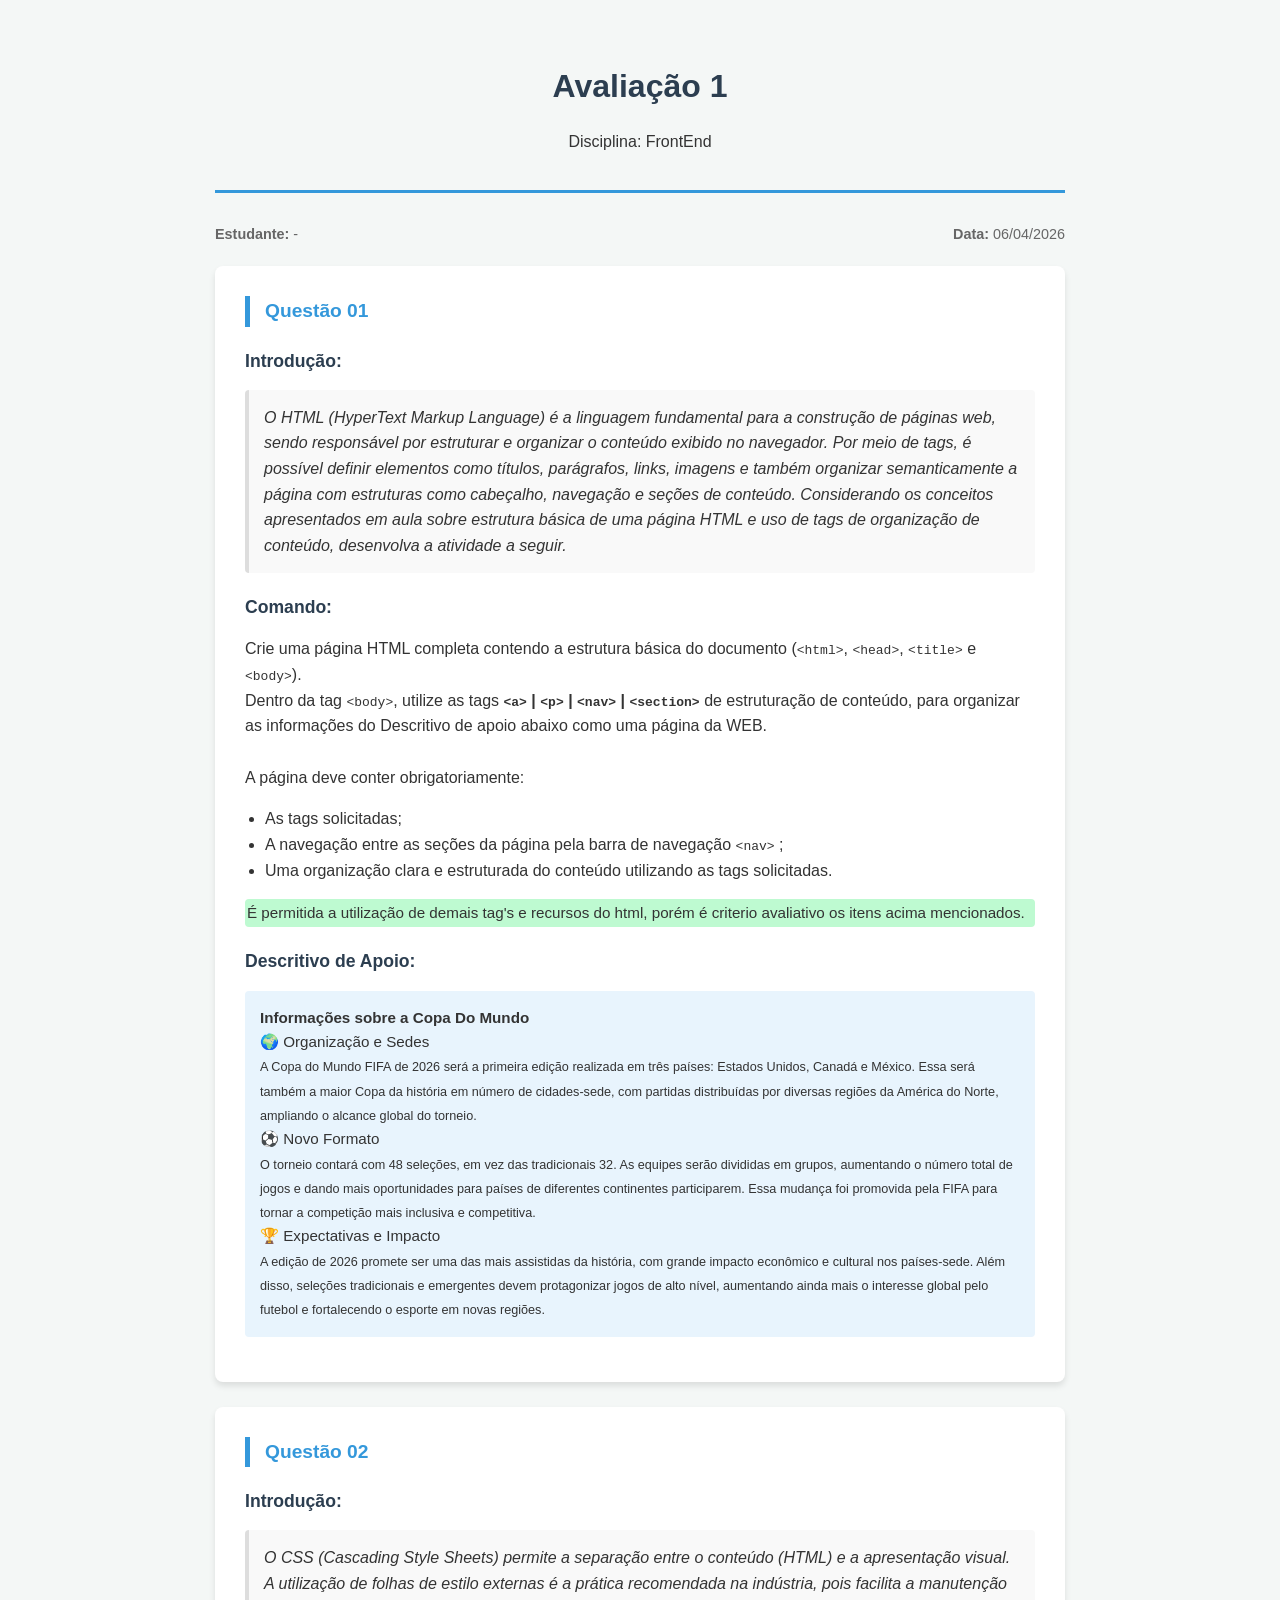
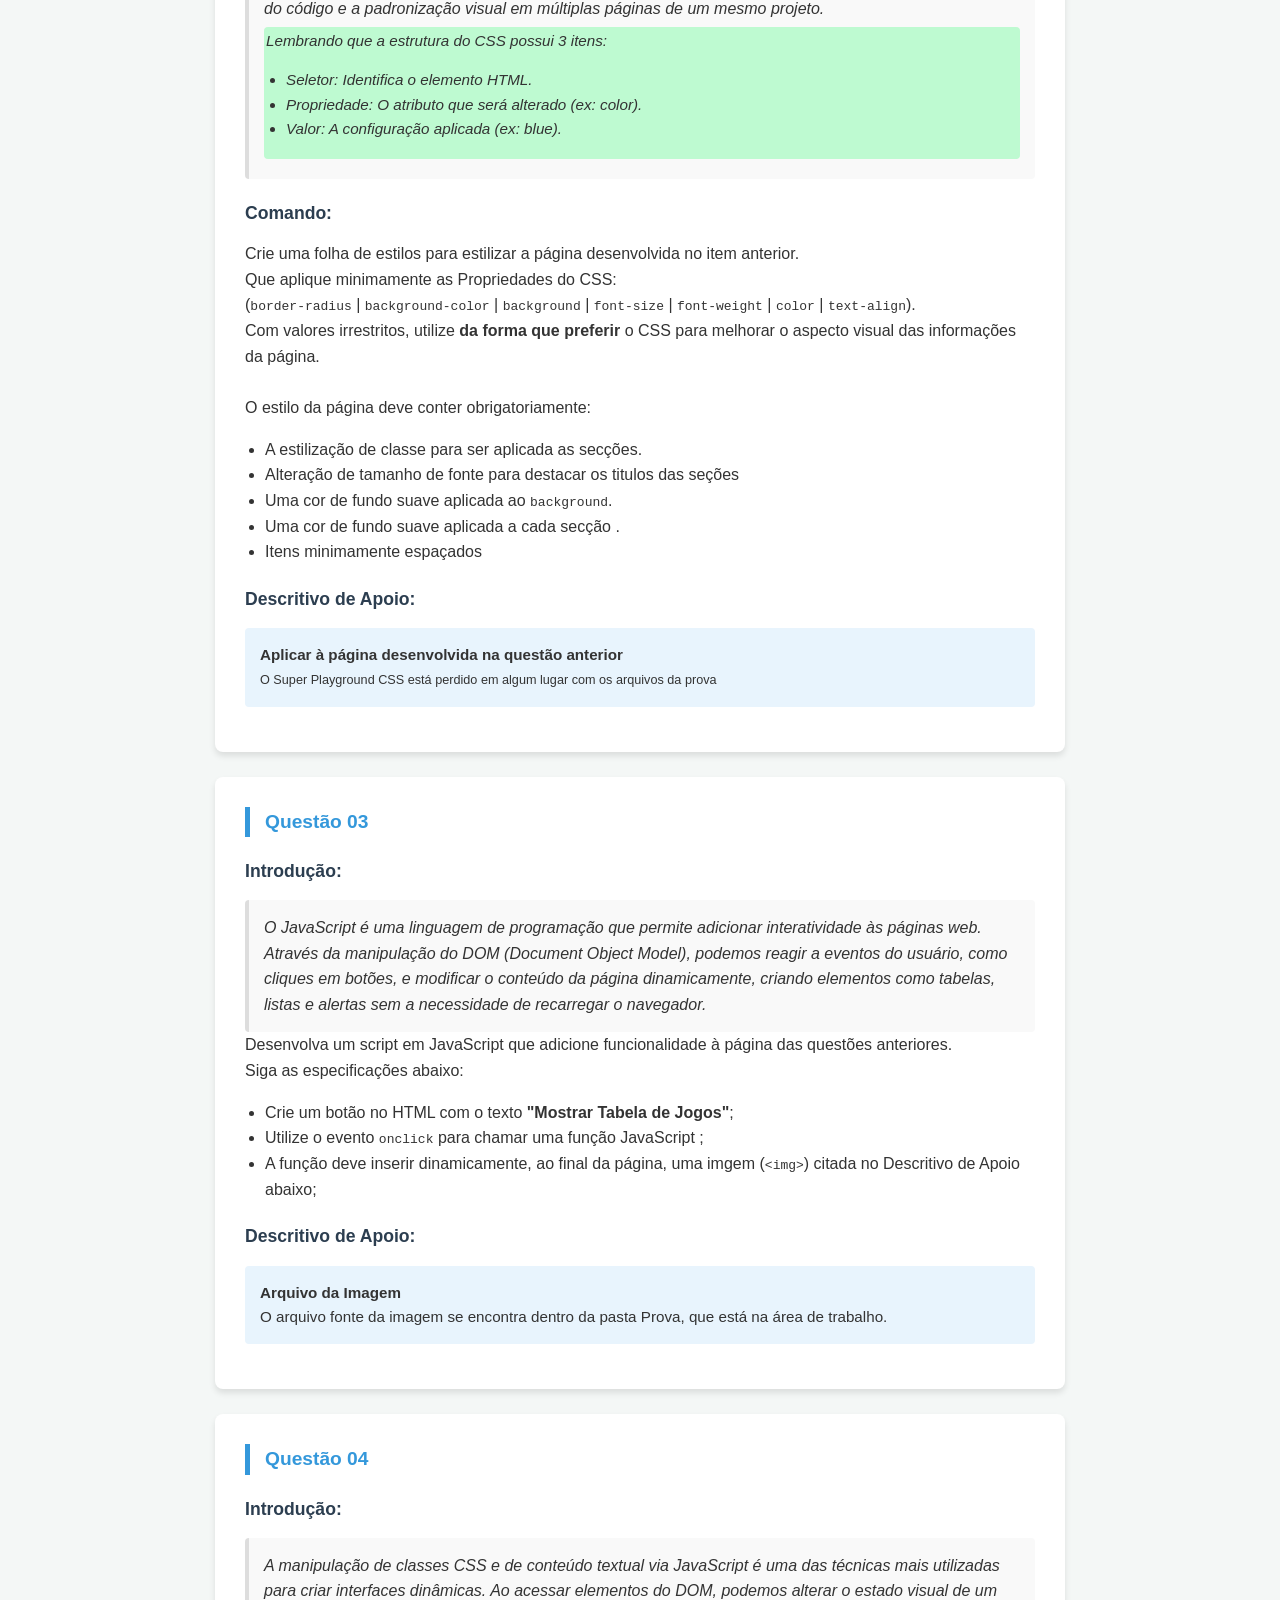
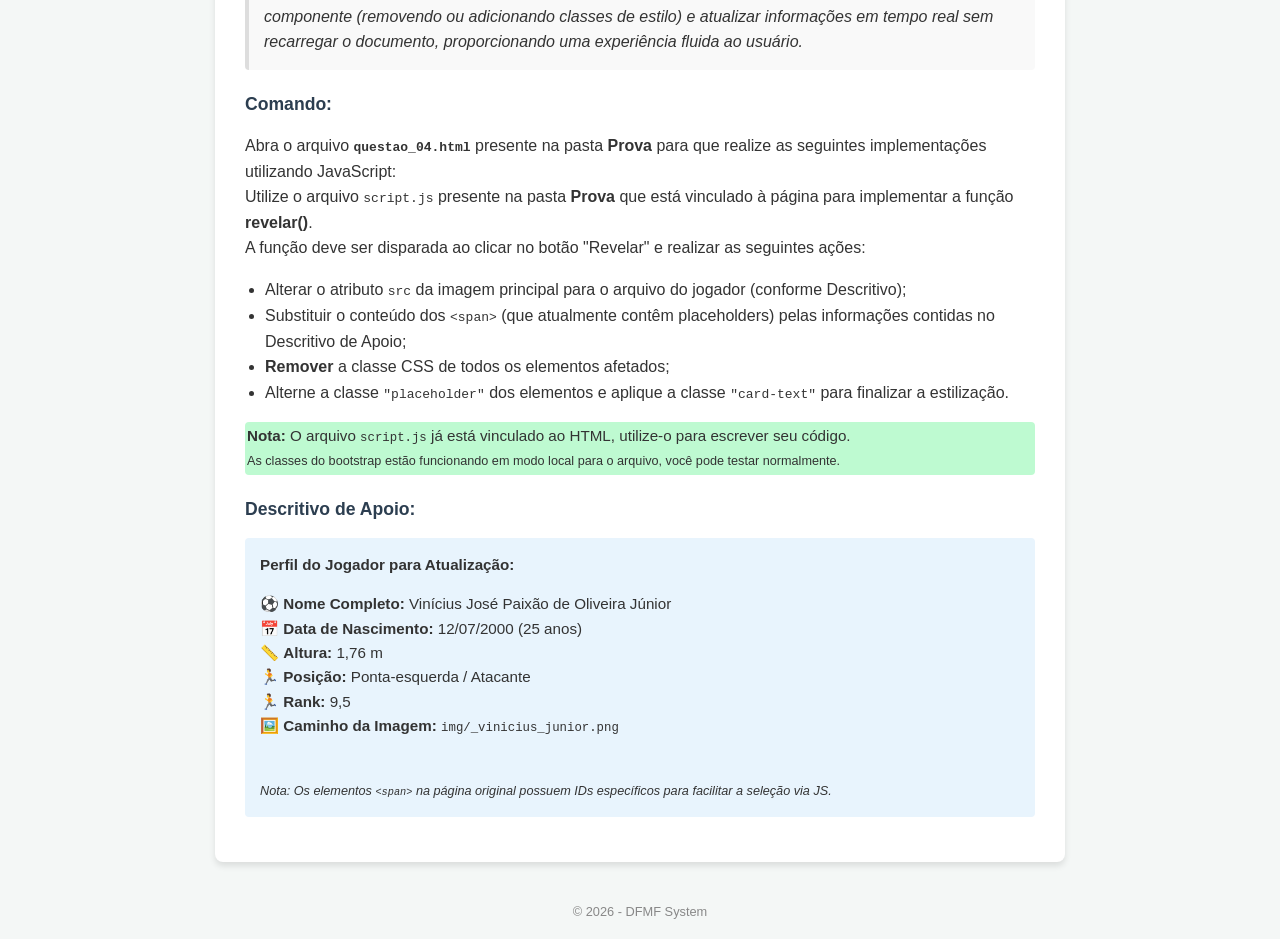
<file: atividade PROVAS/atv DIA 1/MODELOS/Prova.html>
<!DOCTYPE html>
<html lang="pt-br">
<head>
    <meta charset="UTF-8">
    <meta name="viewport" content="width=device-width, initial-scale=1.0">
    <title>Avaliação Prática de FrontEnd</title>
    <style>
        :root {
            --primary-color: #2c3e50;
            --accent-color: #3498db;
            --bg-color: #f4f7f6;
            --card-bg: #ffffff;
            --text-color: #333;
        }

        body {
            font-family: 'Segoe UI', Tahoma, Geneva, Verdana, sans-serif;
            background-color: var(--bg-color);
            color: var(--text-color);
            line-height: 1.6;
            margin: 0;
            padding: 20px;
        }

        .container {
            max-width: 850px;
            margin: 0 auto;
        }

        header {
            text-align: center;
            padding: 20px 0;
            border-bottom: 3px solid var(--accent-color);
            margin-bottom: 30px;
        }

        h1 {
            color: var(--primary-color);
            margin-bottom: 5px;
        }

        .info-aluno {
            display: flex;
            justify-content: space-between;
            margin-bottom: 20px;
            font-size: 0.9em;
            color: #666;
        }

        .question-card {
            background: var(--card-bg);
            padding: 30px;
            border-radius: 8px;
            box-shadow: 0 4px 6px rgba(0,0,0,0.1);
            margin-bottom: 25px;
        }

        .question-header {
            font-weight: bold;
            font-size: 1.2em;
            color: var(--accent-color);
            margin-bottom: 15px;
            display: block;
            border-left: 5px solid var(--accent-color);
            padding-left: 15px;
        }

        h2 {
            font-size: 1.1em;
            color: var(--primary-color);
            margin-top: 20px;
        }

        .intro-box {
            background-color: #f9f9f9;
            padding: 15px;
            border-radius: 4px;
            border-left: 4px solid #ddd;
            font-style: italic;
        }

        .descritivo-apoio {
            background-color: #e8f4fd;
            padding: 15px;
            margin: 15px 0;
            border-radius: 4px;
            font-size: 0.95em;
        }
        .item-destaque {
            background-color: #befad1;
            padding: 2px;
            margin: 5px 0;
            border-radius: 4px;
            font-size: 0.95em;
        }

        .comando {
            font-weight: 500;
        }

        ul {
            padding-left: 20px;
        }

        footer {
            text-align: center;
            margin-top: 40px;
            font-size: 0.8em;
            color: #888;
        }

        @media print {
            body { background-color: white; }
            .question-card { box-shadow: none; border: 1px solid #ccc; }
        }
    </style>
</head>
<body>

    <div class="container">
        <header>
            <h1>Avaliação 1</h1>
            <p>Disciplina: FrontEnd</p>
        </header>

        <div class="info-aluno">
            <span><strong>Estudante:</strong> - </span>
            <span><strong>Data:</strong> 06/04/2026</span>
        </div>

        <section class="question-card">
            <span class="question-header">Questão 01</span>
            
            <h2>Introdução:</h2>
            <div class="intro-box">
                O HTML (HyperText Markup Language) é a linguagem fundamental para a construção de páginas web, sendo responsável por estruturar e organizar o conteúdo exibido no navegador. Por meio de tags, é possível definir elementos como títulos, parágrafos, links, imagens e também organizar semanticamente a página com estruturas como cabeçalho, navegação e seções de conteúdo.
                Considerando os conceitos apresentados em aula sobre estrutura básica de uma página HTML e uso de tags de organização de conteúdo, desenvolva a atividade a seguir.
            </div>

            <h2>Comando:</h2>
            <div class="comando">
                Crie uma página HTML completa contendo a estrutura básica do documento (<code>&lt;html&gt;</code>, <code>&lt;head&gt;</code>, <code>&lt;title&gt;</code> e <code>&lt;body&gt;</code>).<br>
                Dentro da tag <code>&lt;body&gt;</code>, utilize as tags <strong><code>&lt;a&gt;</code> | <code>&lt;p&gt;</code> | <code>&lt;nav&gt;</code> | <code>&lt;section&gt;</code>  </strong> de estruturação de conteúdo, para organizar as informações do Descritivo de apoio abaixo como uma página da WEB.
                <br><br>
                A página deve conter obrigatoriamente:
                <ul>
                    <li>As tags solicitadas;</li>
                    <li>A navegação entre as seções da página pela barra de navegação <code>&lt;nav&gt;</code> ;</li>
                    <li>Uma organização clara e estruturada do conteúdo utilizando as tags solicitadas.</li>
                   </ul>
                   <div class="item-destaque" >É permitida a utilização de demais tag's e recursos do html, porém é criterio avaliativo os itens acima mencionados.</div>
                </div>

            <h2>Descritivo de Apoio:</h2>
            <div class="descritivo-apoio">
                <strong> Informações sobre a Copa Do Mundo </strong>
            <br>🌍 Organização e Sedes <br>
            <small>A Copa do Mundo FIFA de 2026 será a primeira edição realizada em três países: Estados Unidos, Canadá e México. Essa será também a maior Copa da história em número de cidades-sede, com partidas distribuídas por diversas regiões da América do Norte, ampliando o alcance global do torneio. </small>
            <br>⚽ Novo Formato <br>
            <small>O torneio contará com 48 seleções, em vez das tradicionais 32. As equipes serão divididas em grupos, aumentando o número total de jogos e dando mais oportunidades para países de diferentes continentes participarem. Essa mudança foi promovida pela FIFA para tornar a competição mais inclusiva e competitiva.</small>
            <br>🏆 Expectativas e Impacto <br>
            <small>A edição de 2026 promete ser uma das mais assistidas da história, com grande impacto econômico e cultural nos países-sede. Além disso, seleções tradicionais e emergentes devem protagonizar jogos de alto nível, aumentando ainda mais o interesse global pelo futebol e fortalecendo o esporte em novas regiões.</small>
            </div>

        </section>


         <section class="question-card">
            <span class="question-header">Questão 02</span>
            
            <h2>Introdução:</h2>
            <div class="intro-box">
              O CSS (Cascading Style Sheets) permite a separação entre o conteúdo (HTML) e a apresentação visual. 
              A utilização de folhas de estilo externas é a prática recomendada na indústria, pois facilita a manutenção do código e a padronização visual em múltiplas páginas de um mesmo projeto.
                <div class="item-destaque">Lembrando que a estrutura do CSS possui 3 itens:
                    <ul>
                        <li> Seletor: Identifica o elemento HTML. </li>
                        <li> Propriedade: O atributo que será alterado (ex: color).</li>
                        <li> Valor: A configuração aplicada (ex: blue).</li>
                    </ul>
                </div>
            </div>

            <h2>Comando:</h2>
            <div class="comando">
                Crie uma folha de estilos para estilizar a página desenvolvida no item anterior. <br>
                Que aplique minimamente as Propriedades do CSS: <br>
                (<code>border-radius</code> | <code>background-color</code> | <code>background</code> | <code>font-size</code> | <code>font-weight</code> | <code>color</code> | <code>text-align</code>).
                 <br>Com valores irrestritos, utilize <strong> da forma que preferir </strong> o CSS para melhorar o aspecto visual  das informações da página.
                <br><br>
                O estilo da página deve conter obrigatoriamente:
                <ul>
                    <li>A estilização de classe para ser aplicada as secções. </li>
                    <li>Alteração de tamanho de fonte para destacar os titulos das seções </li>
                    <li>Uma cor de fundo suave aplicada ao  <code>background</code>.</li>
                    <li>Uma cor de fundo suave aplicada a cada secção .</li>
                    <li>Itens minimamente espaçados </li>
                </ul>
            </div>

            <h2>Descritivo de Apoio:</h2>
            <div class="descritivo-apoio">
                <strong> Aplicar à página desenvolvida na questão anterior </strong>
               <br> <small> O Super Playground CSS está perdido em algum lugar com os arquivos da prova</small>
            </div>

        </section>


        <section class="question-card">
        <span class="question-header">Questão 03</span>
        
        <h2>Introdução:</h2>
        <div class="intro-box">
            O JavaScript é uma linguagem de programação que permite adicionar interatividade às páginas web. Através da manipulação do DOM (Document Object Model), podemos reagir a eventos do usuário, como cliques em botões, e modificar o conteúdo da página dinamicamente, criando elementos como tabelas, listas e alertas sem a necessidade de recarregar o navegador.
        </div>

        <div class="comando">
            Desenvolva um script em JavaScript que adicione funcionalidade à página das questões anteriores. <br>
            Siga as especificações abaixo:
            <ul>
                <li>Crie um botão no HTML com o texto <strong>"Mostrar Tabela de Jogos"</strong>;</li>
                <li>Utilize o evento <code>onclick</code> para chamar uma função JavaScript ;</li>
                <li>A função deve inserir dinamicamente, ao final da página, uma imgem (<code>&lt;img&gt;</code>) citada no Descritivo de Apoio abaixo;</li>
                </ul>
    
        </div>

        <h2>Descritivo de Apoio:</h2>
        <div class="descritivo-apoio">
            <strong> Arquivo da Imagem </strong>
            <br> O arquivo fonte da imagem se encontra dentro da pasta Prova, que está na área de trabalho.
        </div>

    </section>






    <section class="question-card">
            <span class="question-header">Questão 04</span>
            
            <h2>Introdução:</h2>
            <div class="intro-box">
                A manipulação de classes CSS e de conteúdo textual via JavaScript é uma das técnicas mais utilizadas para criar interfaces dinâmicas. Ao acessar elementos do DOM, podemos alterar o estado visual de um componente (removendo ou adicionando classes de estilo) e atualizar informações em tempo real sem recarregar o documento, proporcionando uma experiência fluida ao usuário.
            </div>

            <h2>Comando:</h2>
            <div class="comando">
                Abra o arquivo <strong><code>questao_04.html</code></strong> presente na pasta <strong>Prova</strong> para que realize as seguintes implementações utilizando JavaScript:
                <br>
                Utilize o arquivo <code>script.js</code>  presente na pasta <strong>Prova</strong> que está vinculado à página para implementar a função <strong>revelar()</strong>. <br>
                A função deve ser disparada ao clicar no botão "Revelar" e realizar as seguintes ações:
                <ul>
                    <li>Alterar o atributo <code>src</code> da imagem principal para o arquivo do jogador (conforme Descritivo);</li>
                    <li>Substituir o conteúdo dos <code>&lt;span&gt;</code> (que atualmente contêm placeholders) pelas informações contidas no Descritivo de Apoio;</li>
                    <li><strong>Remover</strong> a classe CSS de todos os elementos afetados;</li>
                     <li>Alterne a classe <code>"placeholder"</code> dos elementos e aplique a classe <code>"card-text"</code> para finalizar a estilização.</li>
                </ul>
                <div class="item-destaque">
                   <strong>Nota:</strong> O arquivo <code>script.js</code> já está vinculado ao HTML, utilize-o para escrever seu código.<br>
                   <small> As classes do bootstrap estão funcionando em modo local para o arquivo, você pode testar normalmente.</small>
                </div>
            </div>

            <h2>Descritivo de Apoio:</h2>
            <div class="descritivo-apoio">
                <strong>Perfil do Jogador para Atualização:</strong>
                <ul style="list-style: none; padding-left: 0;">
                    <li>⚽ <strong>Nome Completo:</strong> Vinícius José Paixão de Oliveira Júnior</li>
                    <li>📅 <strong>Data de Nascimento:</strong> 12/07/2000 (25 anos)</li>
                    <li>📏 <strong>Altura:</strong> 1,76 m</li>
                    <li>🏃 <strong>Posição:</strong> Ponta-esquerda / Atacante</li>
                    <li>🏃 <strong>Rank:</strong> 9,5 </li>
                    <li>🖼️ <strong>Caminho da Imagem:</strong> <code>img/_vinicius_junior.png</code></li>
                </ul>
                <br>
                <small><em>Nota: Os elementos <code>&lt;span&gt;</code> na página original possuem IDs específicos para facilitar a seleção via JS.</em></small>
            </div>
        </section>




        <footer>
            © 2026 - DFMF System
        </footer>
    </div>

</body>
</html>
</file>
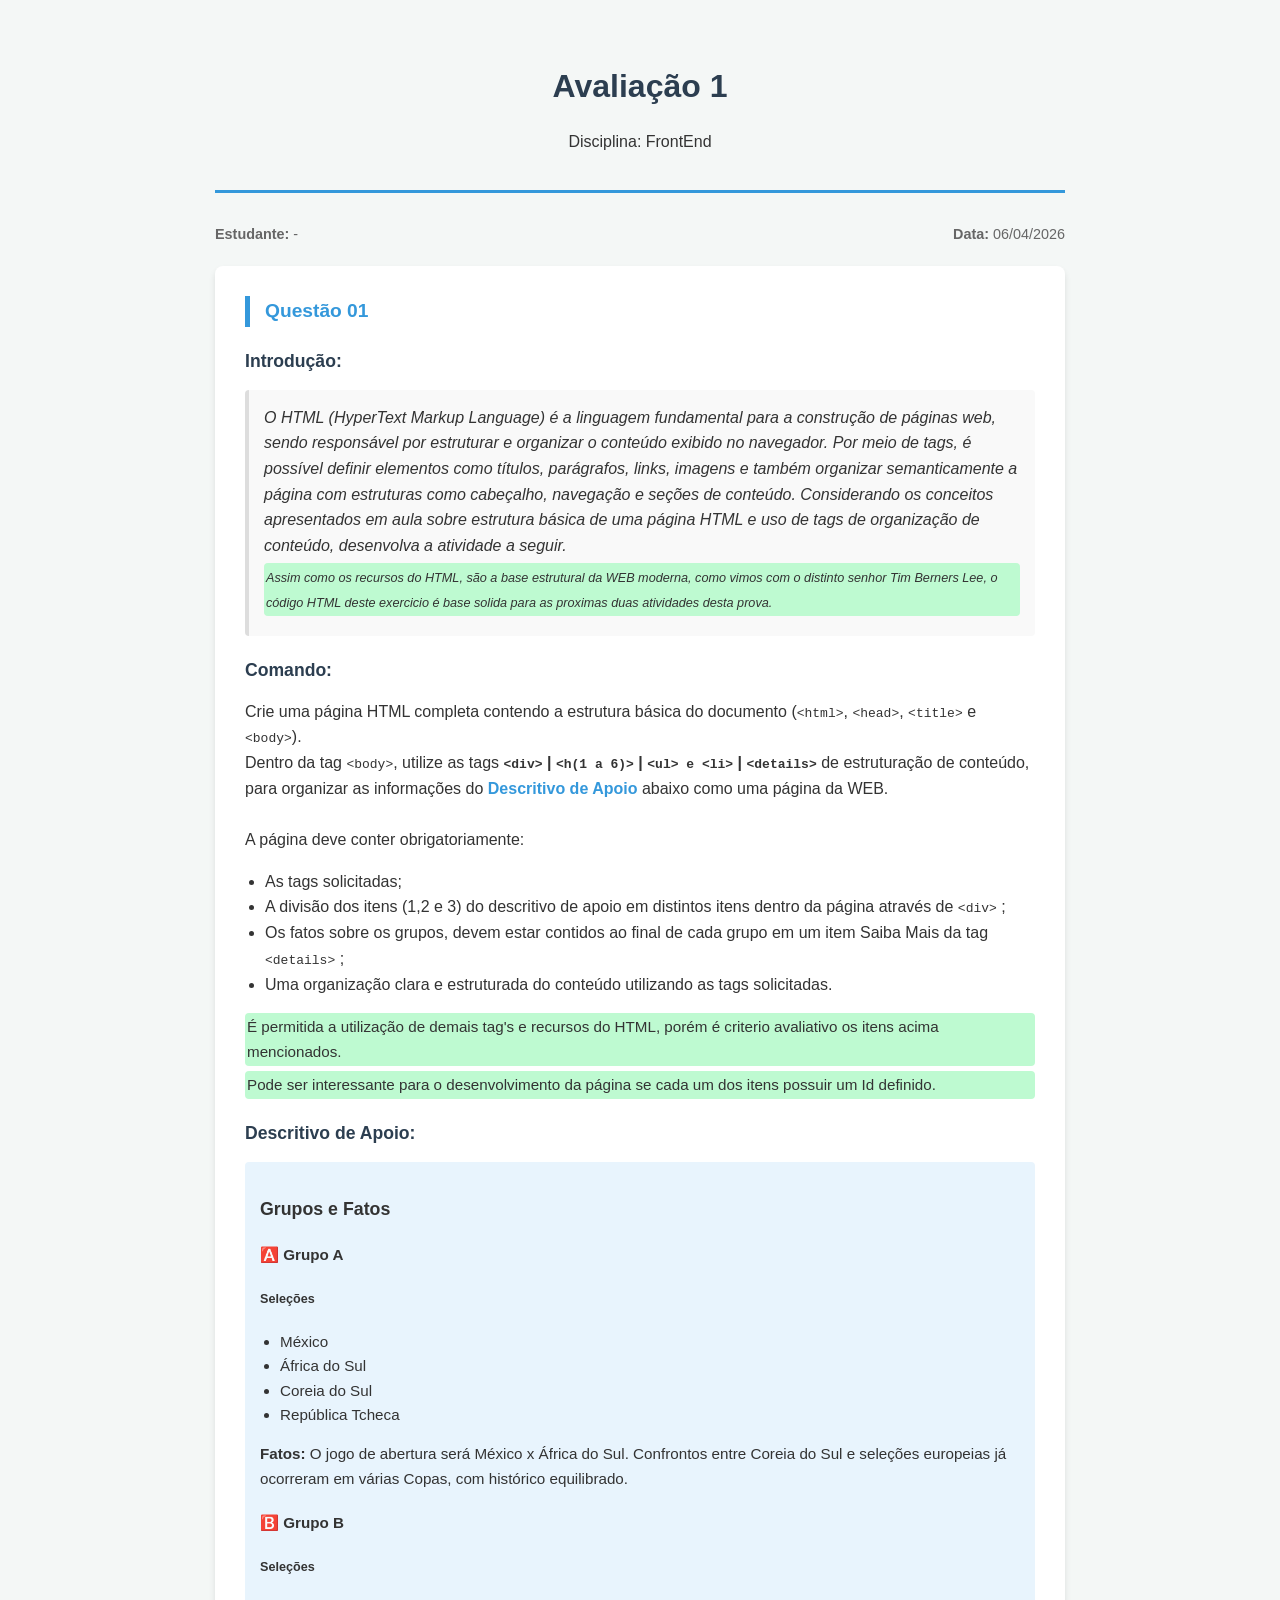
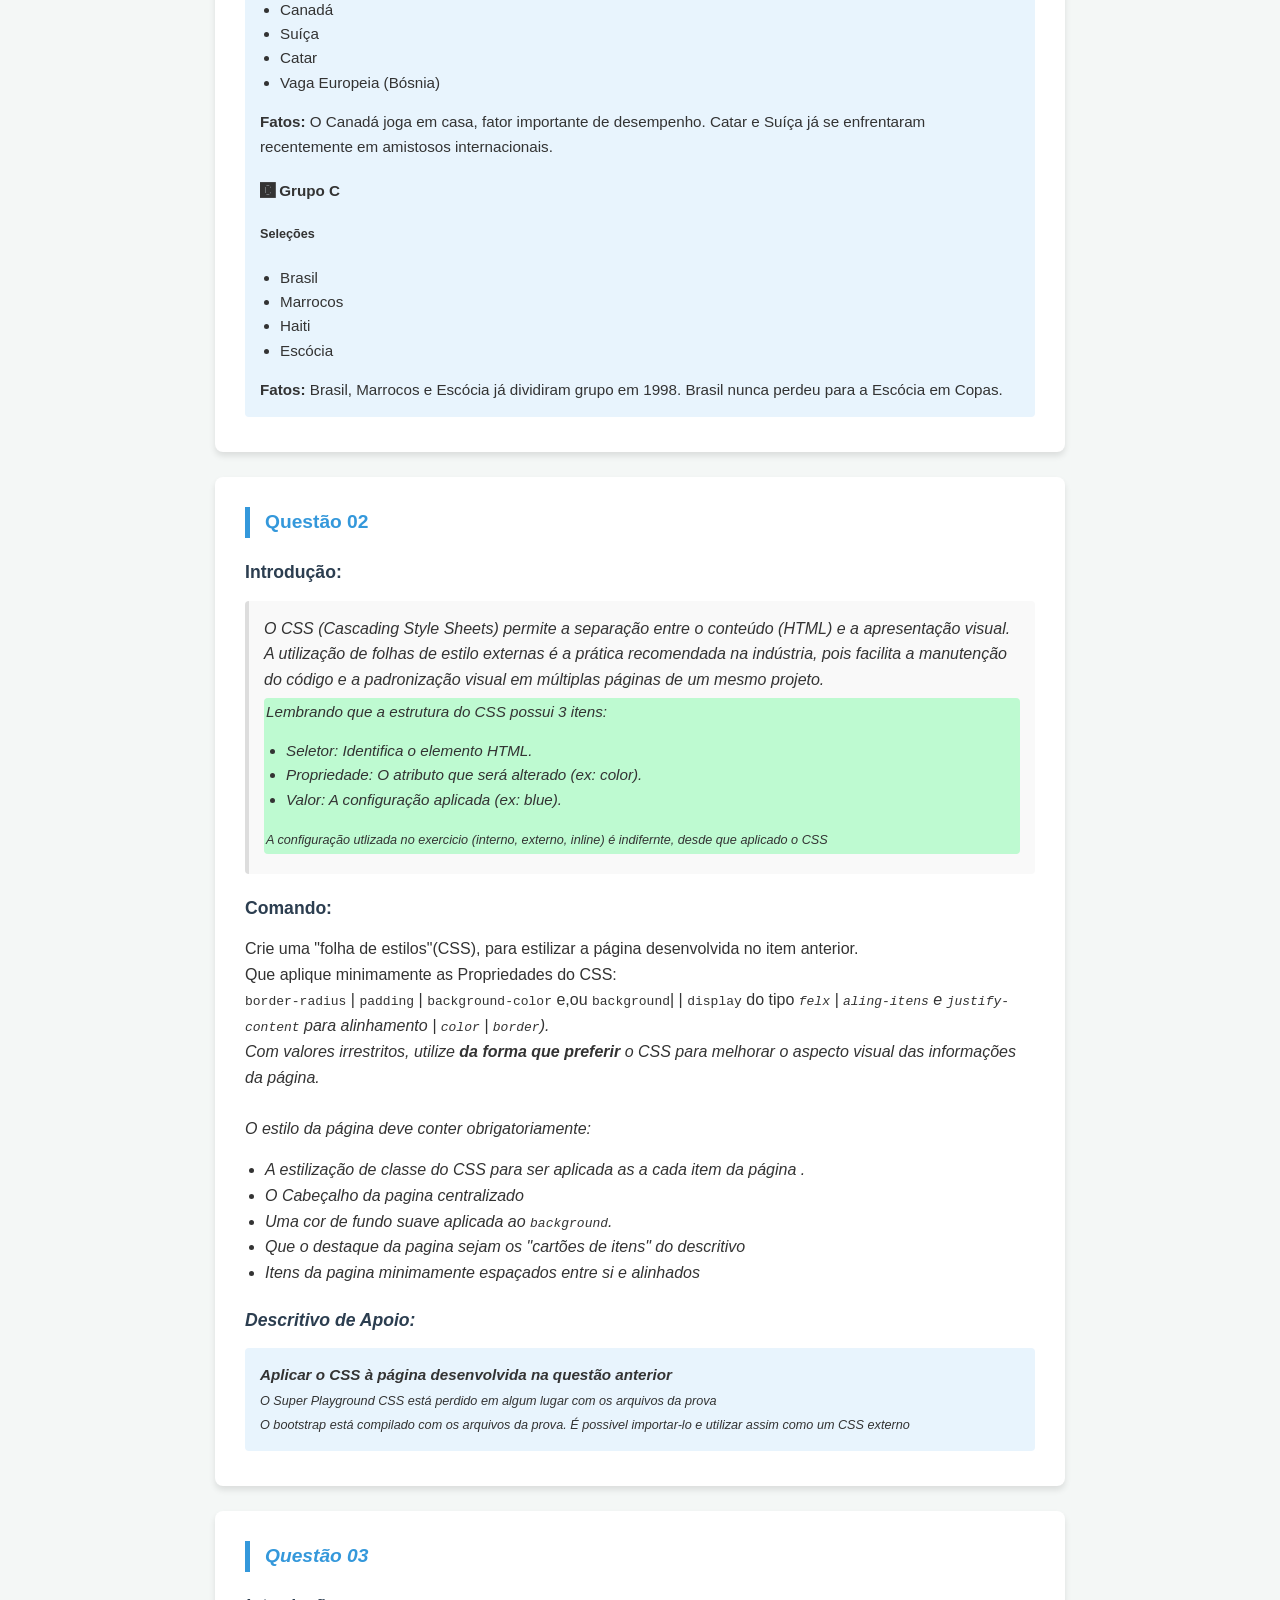
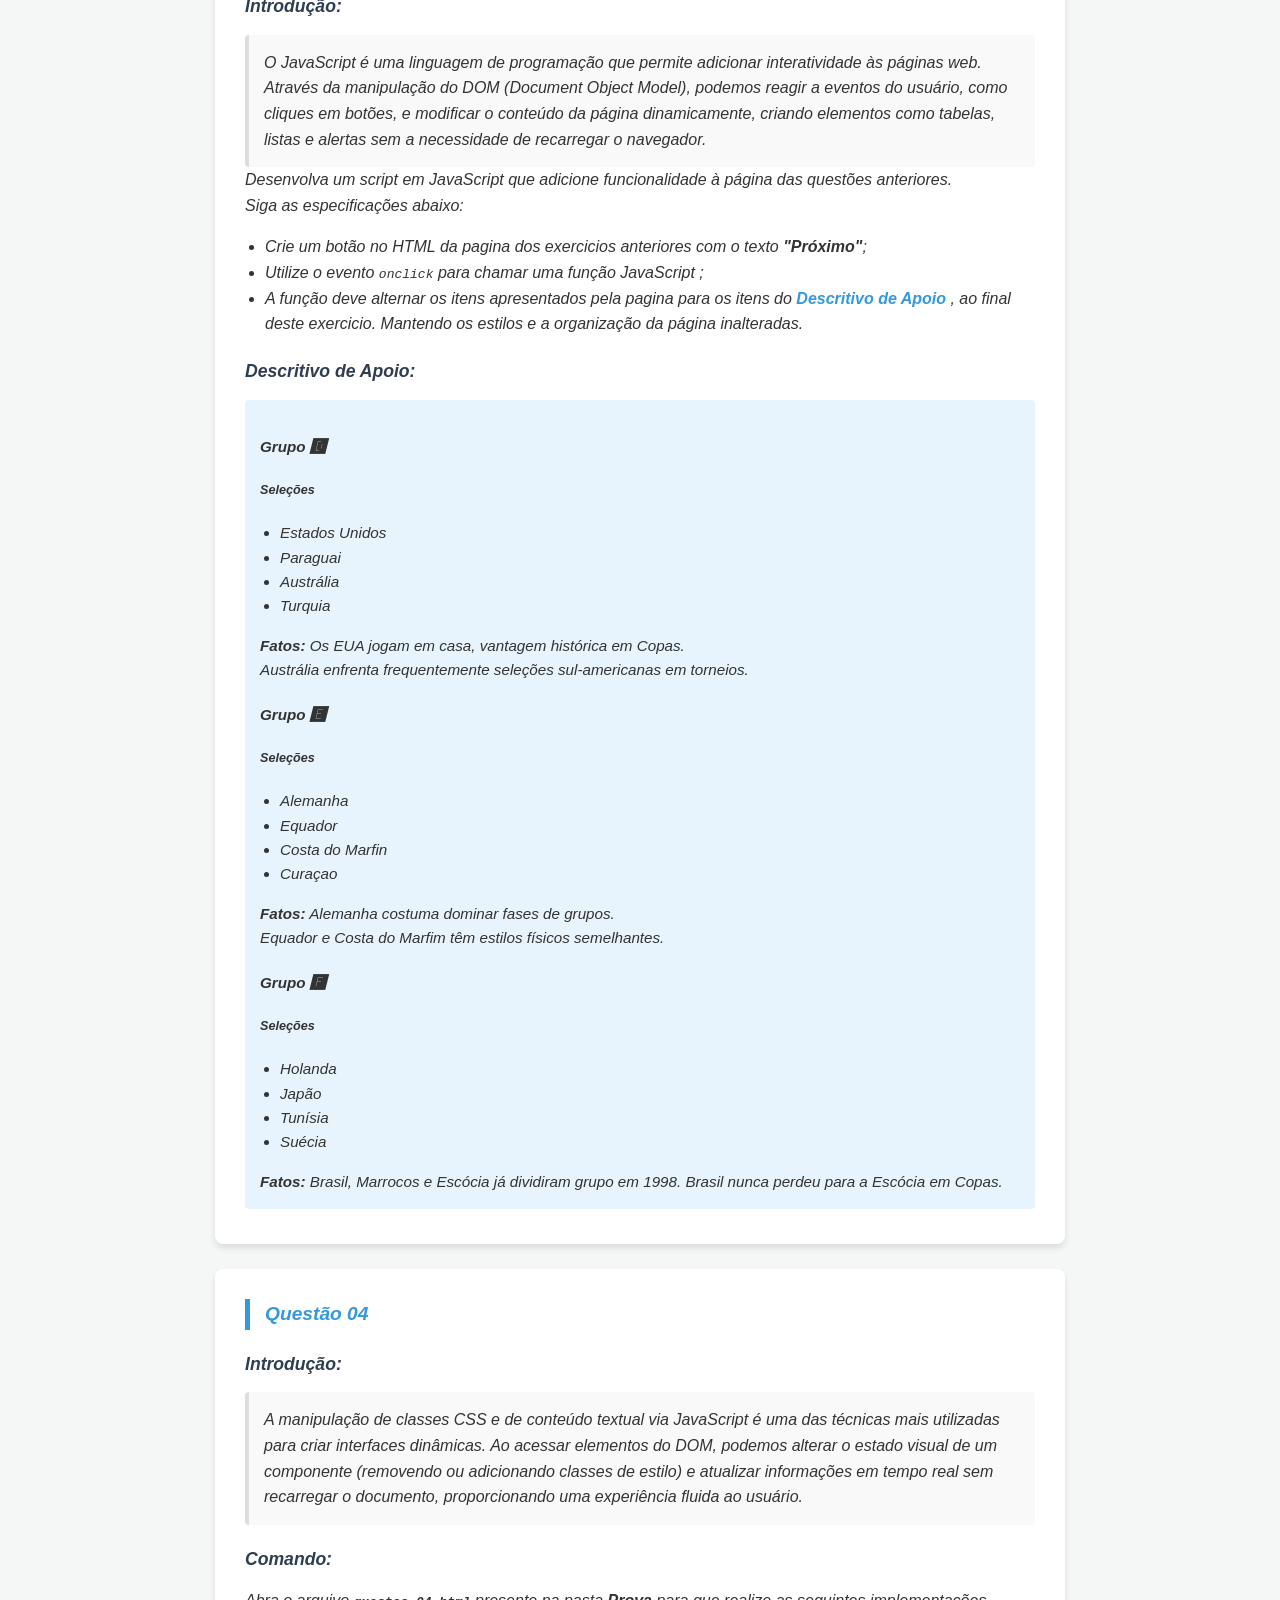
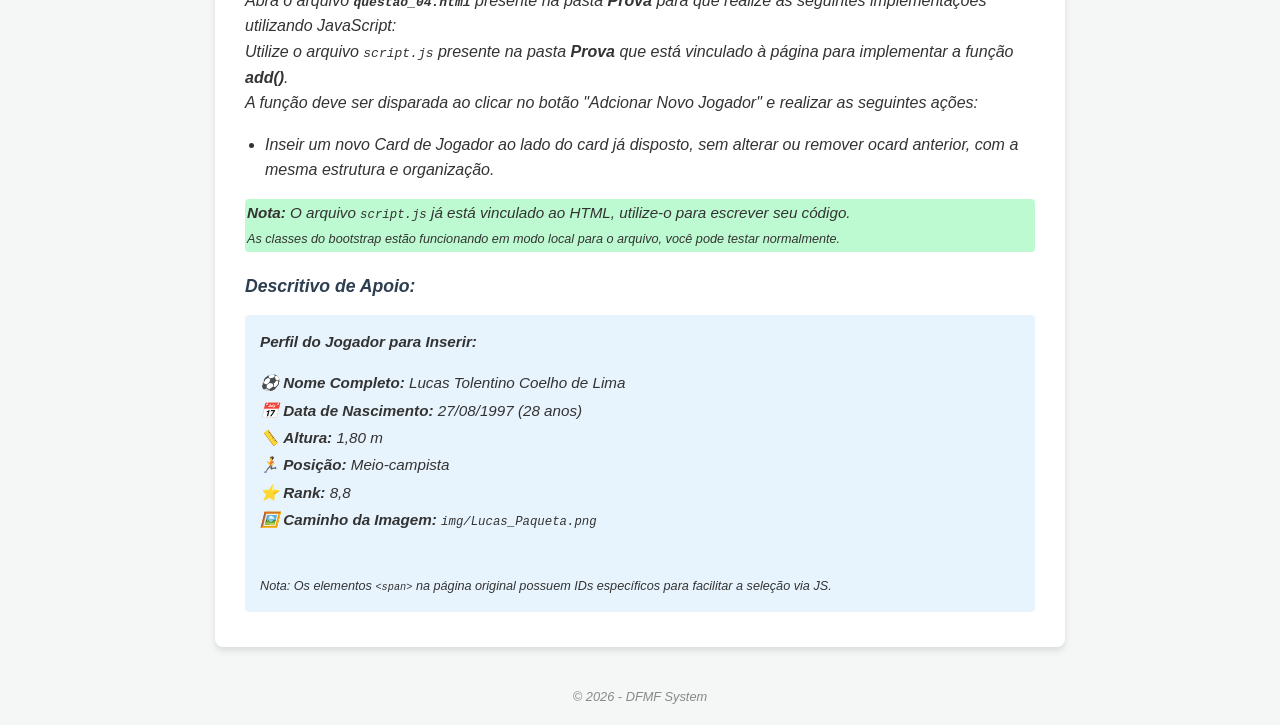
<file: atividade PROVAS/atv DIA 2/modelos/Prova.html>
<!DOCTYPE html>
<html lang="pt-br">
<head>
    <meta charset="UTF-8">
    <meta name="viewport" content="width=device-width, initial-scale=1.0">
    <title>Avaliação Prática de FrontEnd</title>
    <style>
        :root {
            --primary-color: #2c3e50;
            --accent-color: #3498db;
            --bg-color: #f4f7f6;
            --card-bg: #ffffff;
            --text-color: #333;
        }

        body {
            font-family: 'Segoe UI', Tahoma, Geneva, Verdana, sans-serif;
            background-color: var(--bg-color);
            color: var(--text-color);
            line-height: 1.6;
            margin: 0;
            padding: 20px;
        }

        .container {
            max-width: 850px;
            margin: 0 auto;
        }

        header {
            text-align: center;
            padding: 20px 0;
            border-bottom: 3px solid var(--accent-color);
            margin-bottom: 30px;
        }

        h1 {
            color: var(--primary-color);
            margin-bottom: 5px;
        }

        .info-aluno {
            display: flex;
            justify-content: space-between;
            margin-bottom: 20px;
            font-size: 0.9em;
            color: #666;
        }

        .question-card {
            background: var(--card-bg);
            padding: 30px;
            border-radius: 8px;
            box-shadow: 0 4px 6px rgba(0,0,0,0.1);
            margin-bottom: 25px;
        }

        .question-header {
            font-weight: bold;
            font-size: 1.2em;
            color: var(--accent-color);
            margin-bottom: 15px;
            display: block;
            border-left: 5px solid var(--accent-color);
            padding-left: 15px;
        }

        h2 {
            font-size: 1.1em;
            color: var(--primary-color);
            margin-top: 20px;
        }

        .intro-box {
            background-color: #f9f9f9;
            padding: 15px;
            border-radius: 4px;
            border-left: 4px solid #ddd;
            font-style: italic;
        }

        .descritivo-apoio {
            background-color: #e8f4fd;
            padding: 15px;
            margin: 5px 0;
            border-radius: 4px;
            font-size: 0.95em;
        }
        .item-destaque {
            background-color: #befad1;
            padding: 2px;
            margin: 5px 0;
            border-radius: 4px;
            font-size: 0.95em;
        }

        .comando {
            font-weight: 500;
        }

        ul {
            padding-left: 20px;
        }

        footer {
            text-align: center;
            margin-top: 40px;
            font-size: 0.8em;
            color: #888;
        }

        @media print {
            body { background-color: white; }
            .question-card { box-shadow: none; border: 1px solid #ccc; }
        }
    </style>
</head>
<body>

    <div class="container">
        <header>
            <h1>Avaliação 1</h1>
            <p>Disciplina: FrontEnd</p>
        </header>

        <div class="info-aluno">
            <span><strong>Estudante:</strong> - </span>
            <span><strong>Data:</strong> 06/04/2026</span>
        </div>

        <section class="question-card">
            <span class="question-header">Questão 01</span>
            
            <h2>Introdução:</h2>
            <div class="intro-box">
                O HTML (HyperText Markup Language) é a linguagem fundamental para a construção de páginas web, sendo responsável por estruturar e organizar o conteúdo exibido no navegador. Por meio de tags, é possível definir elementos como títulos, parágrafos, links, imagens e também organizar semanticamente a página com estruturas como cabeçalho, navegação e seções de conteúdo.
                Considerando os conceitos apresentados em aula sobre estrutura básica de uma página HTML e uso de tags de organização de conteúdo, desenvolva a atividade a seguir. <br> 
                <div class="item-destaque" > <small> Assim como os recursos do HTML, são a base estrutural da WEB moderna, como vimos com o distinto senhor <i>Tim Berners Lee</i>, o código HTML deste exercicio é base solida para as proximas duas atividades desta prova. </small> </div>
            </div>

            <h2>Comando:</h2>
            <div class="comando">
                Crie uma página HTML completa contendo a estrutura básica do documento (<code>&lt;html&gt;</code>, <code>&lt;head&gt;</code>, <code>&lt;title&gt;</code> e <code>&lt;body&gt;</code>).<br>
                Dentro da tag <code>&lt;body&gt;</code>, utilize as tags <strong><code>&lt;div&gt;</code> | <code>&lt;h(1 a 6)&gt;</code> | <code>&lt;ul&gt; e &lt;li&gt;</code> | <code>&lt;details&gt;</code> </strong> 
                de estruturação de conteúdo, para organizar as informações do <strong><span style="color: #3498db;">Descritivo de Apoio </span> </strong>abaixo como uma página da WEB.
                <br><br>
                A página deve conter obrigatoriamente:
                <ul>
                    <li>As tags solicitadas;</li>
                    <li>A divisão dos itens (1,2 e 3) do descritivo de apoio em distintos itens dentro da página através de  <code>&lt;div&gt;</code> ;</li>
                    <li>Os fatos sobre os grupos, devem estar contidos ao final de cada grupo em um item Saiba Mais da tag <code>&lt;details&gt;</code> ;</li>
                    <li>Uma organização clara e estruturada do conteúdo utilizando as tags solicitadas.</li>
                </ul>
                   <div class="item-destaque" >É permitida a utilização de demais tag's e recursos do HTML, porém é criterio avaliativo os itens acima mencionados.</div>
                    <div class="item-destaque" >Pode ser interessante para o desenvolvimento da página se cada um dos itens possuir um Id definido.</div>
 
                </div>

            <h2>Descritivo de Apoio:</h2>
            <div class="descritivo-apoio">
                <h3> Grupos e Fatos </h3>
                <h4>🅰️ Grupo A</h4>
                <h5>Seleções</h5>
                    <ul>
                    <li>México</li>
                    <li>África do Sul</li>
                    <li>Coreia do Sul</li>
                    <li>República Tcheca</li>
                    </ul>
                <strong>Fatos:</strong> O jogo de abertura será México x África do Sul. Confrontos entre Coreia do Sul e seleções europeias já ocorreram em várias Copas, com histórico equilibrado.
                
                        <h4>🅱️ Grupo B</h4>
                <h5>Seleções</h5>
                <ul>
                    <li>Canadá</li>
                    <li>Suíça</li>
                    <li>Catar</li>
                    <li>Vaga Europeia (Bósnia)</li>
                </ul>
                <strong>Fatos:</strong> O Canadá joga em casa, fator importante de desempenho. Catar e Suíça já se enfrentaram recentemente em amistosos internacionais.

                        <h4>🅲 Grupo C</h4>
                <h5>Seleções</h5>
                <ul>
                    <li>Brasil</li>
                    <li>Marrocos</li>
                    <li>Haiti</li>
                    <li>Escócia</li>
                </ul>
                <strong>Fatos:</strong> Brasil, Marrocos e Escócia já dividiram grupo em 1998. Brasil nunca perdeu para a Escócia em Copas.
            </div>
        </section>


         <section class="question-card">
            <span class="question-header">Questão 02</span>
            
            <h2>Introdução:</h2>
            <div class="intro-box">
              O CSS (Cascading Style Sheets) permite a separação entre o conteúdo (HTML) e a apresentação visual. 
              A utilização de folhas de estilo externas é a prática recomendada na indústria, pois facilita a manutenção do código e a padronização visual em múltiplas páginas de um mesmo projeto.
                <div class="item-destaque">Lembrando que a estrutura do CSS possui 3 itens:
                    <ul>
                        <li> Seletor: Identifica o elemento HTML. </li>
                        <li> Propriedade: O atributo que será alterado (ex: color).</li>
                        <li> Valor: A configuração aplicada (ex: blue).</li>
                    </ul>
                    <small> A configuração utlizada no exercicio (interno, externo, inline) é indifernte, desde que aplicado o CSS</small>
                </div>
            </div>

            <h2>Comando:</h2>
            <div class="comando">
                Crie uma "folha de estilos"(CSS), para estilizar a página desenvolvida no item anterior. <br>
                Que aplique minimamente as Propriedades do CSS: <br>
                <code>border-radius</code> | <code> padding</code> | <code>background-color</code> e,ou <code>background</code>| | <code>display</code> do tipo <code><i>felx<i></code> | <code>aling-itens</code> e <code>justify-content</code>  para alinhamento | <code>color</code> | <code>border</code>).
                 <br>Com valores irrestritos, utilize <strong> da forma que preferir </strong> o CSS para melhorar o aspecto visual  das informações da página.
                <br><br>
                O estilo da página deve conter obrigatoriamente:
                <ul>
                    <li>A estilização de classe do CSS para ser aplicada as a cada item da página . </li>
                    <li>O Cabeçalho da pagina centralizado </li>
                    <li>Uma cor de fundo suave aplicada ao  <code>background</code>.</li>
                    <li> Que o destaque da pagina sejam os "cartões de itens" do descritivo </li>
                    <li>Itens da pagina minimamente espaçados entre si e alinhados </li>
                </ul>
            </div>

            <h2>Descritivo de Apoio:</h2>
            <div class="descritivo-apoio">
                <strong> Aplicar o CSS à página desenvolvida na questão anterior </strong>
               <br> <small> O Super Playground CSS está perdido em algum lugar com os arquivos da prova</small>
                <br> <small>O bootstrap está compilado com os arquivos da prova. É possivel importar-lo e utilizar assim como um CSS externo</small>
            </div>

        </section>


        <section class="question-card">
        <span class="question-header">Questão 03</span>
        
        <h2>Introdução:</h2>
        <div class="intro-box">
            O JavaScript é uma linguagem de programação que permite adicionar interatividade às páginas web. Através da manipulação do DOM (Document Object Model), podemos reagir a eventos do usuário, como cliques em botões, e modificar o conteúdo da página dinamicamente, criando elementos como tabelas, listas e alertas sem a necessidade de recarregar o navegador.
        </div>

        <div class="comando">
            Desenvolva um script em JavaScript que adicione funcionalidade à página das questões anteriores. <br>
            Siga as especificações abaixo:
            <ul>
                <li>Crie um botão no HTML da pagina dos exercicios anteriores  com o texto <strong>"Próximo"</strong>;</li>
                <li>Utilize o evento <code>onclick</code> para chamar uma função JavaScript ;</li>
                <li>A função deve alternar os itens apresentados pela pagina para os itens do <strong><span style="color: #3498db;">Descritivo de Apoio </span> </strong>, ao final deste exercicio. 
                Mantendo os estilos e a organização da página inalteradas. </li>
                </ul>
    
        </div>

        <h2>Descritivo de Apoio:</h2>
        <div class="descritivo-apoio">
            <h4>Grupo 🅳</h4>
                <h5>Seleções</h5>
                    <ul>
                    <li>Estados Unidos</li>
                    <li>Paraguai</li>
                    <li>Austrália</li>
                    <li>Turquia</li>
                    </ul>
                <strong>Fatos:</strong> Os EUA jogam em casa, vantagem histórica em Copas. <br> Austrália enfrenta frequentemente seleções sul-americanas em torneios.
                
                        <h4>Grupo 🅴</h4>
                <h5>Seleções</h5>
                <ul>
                    <li>Alemanha</li>
                    <li>Equador</li>
                    <li>Costa do Marfin</li>
                    <li>Curaçao</li>
                </ul>
                <strong>Fatos:</strong> Alemanha costuma dominar fases de grupos.<br>Equador e Costa do Marfim têm estilos físicos semelhantes.

                        <h4>Grupo 🅵</h4>
                <h5>Seleções</h5>
                <ul>
                    <li>Holanda</li>
                    <li>Japão</li>
                    <li>Tunísia</li>
                    <li>Suécia</li>
                </ul>
                <strong>Fatos:</strong> Brasil, Marrocos e Escócia já dividiram grupo em 1998. Brasil nunca perdeu para a Escócia em Copas.
           
        </div>

    </section>






    <section class="question-card">
            <span class="question-header">Questão 04</span>
            
            <h2>Introdução:</h2>
            <div class="intro-box">
                A manipulação de classes CSS e de conteúdo textual via JavaScript é uma das técnicas mais utilizadas para criar interfaces dinâmicas. Ao acessar elementos do DOM, podemos alterar o estado visual de um componente (removendo ou adicionando classes de estilo) e atualizar informações em tempo real sem recarregar o documento, proporcionando uma experiência fluida ao usuário.
            </div>

            <h2>Comando:</h2>
            <div class="comando">
                Abra o arquivo <strong><code>questao_04.html</code></strong> presente na pasta <strong>Prova</strong> para que realize as seguintes implementações utilizando JavaScript:
                <br>
                Utilize o arquivo <code>script.js</code>  presente na pasta <strong>Prova</strong> que está vinculado à página para implementar a função <strong>add()</strong>. <br>
                A função deve ser disparada ao clicar no botão "Adcionar Novo Jogador" e realizar as seguintes ações:
                <ul>
                    <li>Inseir um novo Card de Jogador ao lado do card já disposto, sem alterar ou remover ocard anterior, com a mesma estrutura e organização. </li>
                    
                </ul>
                <div class="item-destaque">
                   <strong>Nota:</strong> O arquivo <code>script.js</code> já está vinculado ao HTML, utilize-o para escrever seu código.<br>
                   <small> As classes do bootstrap estão funcionando em modo local para o arquivo, você pode testar normalmente.</small>
                </div>
            </div>

            <h2>Descritivo de Apoio:</h2>
            <div class="descritivo-apoio">
                <strong>Perfil do Jogador para Inserir:</strong>
                <ul style="list-style: none; padding-left: 0; line-height: 1.8;">
                    <li>⚽ <strong>Nome Completo:</strong> Lucas Tolentino Coelho de Lima</li>
                    <li>📅 <strong>Data de Nascimento:</strong> 27/08/1997 (28 anos)</li>
                    <li>📏 <strong>Altura:</strong> 1,80 m</li>
                    <li>🏃 <strong>Posição:</strong> Meio-campista</li>
                    <li>⭐ <strong>Rank:</strong> 8,8</li>
                    <li>🖼️ <strong>Caminho da Imagem:</strong> <code>img/Lucas_Paqueta.png</code></li>
                </ul>
                <br>
                <small><em>Nota: Os elementos <code>&lt;span&gt;</code> na página original possuem IDs específicos para facilitar a seleção via JS.</em></small>
            </div>
        </section>




        <footer>
            © 2026 - DFMF System
        </footer>
    </div>

</body>
</html>
</file>
<file: Atividade 04/style.css>
* {
    box-sizing: border-box;
    margin: 0;
    padding: 0;
}

body {
    background-color: #9bc7ff;
    font-family: "Segoe UI", Arial, sans-serif;
    color: #333333;
    padding: 30px 20px;
}

/* REGRA DE OURO DO ALINHAMENTO:
   h1, nav, #pagina e footer com EXATAMENTE as mesmas medidas e margens 
*/
h1, nav, #pagina, footer {
    width: 100%;
    max-width: 950px;
    margin: 0 auto 30px auto;
    border-radius: 15px;
}

h1 {
    background-color: rgb(19, 94, 137);
    color: white;
    padding: 20px;
    text-align: center;
    box-shadow: 10px 10px 20px rgba(0, 0, 0, 0.2);
    text-shadow: 2px 2px 4px rgba(0, 0, 0, 0.3);
}

nav {
    background-color: #e6f2ff;
    padding: 15px;
    text-align: center;
    border: 1px solid #a3d0ff;
}

nav ul {
    list-style-type: none;
}

nav li {
    display: inline-block;
    margin: 0 15px;
}

nav a {
    text-decoration: none;
    color: #005580;
    font-weight: bold;
    transition: color 0.3s ease;
}

nav a:hover {
    color: #135e89;
}

#pagina {
    background-color: #ffffff;
    padding: 30px;
    box-shadow: 10px 10px 20px rgba(0, 0, 0, 0.1);
}

/* ELEMENTOS INTERNOS (dentro do #pagina):
   Zerando margens laterais para não quebrarem o alinhamento da caixa branca 
*/
section, article, blockquote, table, fieldset, pre, code {
    width: 100%;
    margin: 0 0 20px 0; /* Apenas margem para baixo, laterais zeradas */
}

section {
    margin-bottom: 40px;
    padding-bottom: 20px;
    border-bottom: 2px solid #eeeeee;
}

article {
    background-color: #fffde7;
    border: 1px solid #fbc02d;
    padding: 20px;
    border-radius: 15px;
}

blockquote {
    border-left: 8px solid #005580;
    background-color: #f9f9f9;
    padding: 15px 20px;
    font-style: italic;
    border-radius: 0 15px 15px 0;
}

table {
    border-collapse: collapse;
}

th, td {
    border: 1px solid #dddddd;
    padding: 12px;
    text-align: center;
}

th {
    background-color: #f2f2f2;
    color: #333;
}

fieldset {
    border: 2px solid #cccccc;
    padding: 20px;
    border-radius: 15px;
}

input, select, textarea {
    width: 100%;
    padding: 10px;
    margin-top: 10px;
    margin-bottom: 20px;
    border: 1px solid #ccc;
    border-radius: 8px;
    display: block;
}

pre, code {
    font-family: "Courier New", monospace;
    background-color: #222222;
    color: #00ff00;
    padding: 10px;
    border-radius: 8px;
    overflow-x: auto;
}

footer {
    background-color: #333333;
    color: #ffffff;
    text-align: center;
    padding: 20px;
    box-shadow: 10px 10px 20px rgba(0, 0, 0, 0.2);
    margin-bottom: 0; /* Remove a margem extra no final da página */
}
</file>
<file: atividade PROVAS/atv DIA 1/style/style.css>
html, body {
    height: 100%;
}

.bg-copa {
    background-image: url('../img/FIFA-World-Cup-26.jpg'); 
    background-size: cover;
    background-position: center;
    background-attachment: fixed;
    height: 100vh;
    display: flex;
    justify-content: center;
    align-items: center;
}

.card {
    backdrop-filter: blur(5px);
    background-color: rgba(255, 255, 255, 0.9);
    border: none;
    box-shadow: 0 10px 30px rgba(0,0,0,0.5);
}

* {
    margin: 0;
    padding: 0;
    box-sizing: border-box;
    font-family: Arial, sans-serif;
}

body {
    background: #f4f7f6; 
    color: #333333; 
    line-height: 1.6;
}

header {
    background-color: #00563B; 
    color: #ffffff;
    text-align: center; 
    padding: 2rem 0;
    margin-bottom: 20px;
}

nav {
    text-align: center;
    margin-bottom: 30px;
}

nav h2 {
    font-size: 1.2rem;
    margin-bottom: 10px;
    color: #555555;
}

nav ul {
    list-style: none; 
}

nav li {
    display: inline-block; 
    margin: 0 15px; 
}

nav a {
    text-decoration: none;
    font-weight: bold;
    color: #00563B;
    font-size: 1.1rem;
}

nav a:hover {
    color: #008a5e;
}

.secao-info {
    background-color: #ffffff; 
    border-radius: 12px; 
    padding: 25px; 
    margin: 0 auto 30px auto; 
    max-width: 800px; 
    box-shadow: 0 4px 8px rgba(0,0,0,0.05); 
}

.secao-info h2 {
    font-size: 1.8rem; 
    font-weight: 900; 
    color: #222222;
    margin-bottom: 15px;
    border-bottom: 2px solid #00563B; 
    padding-bottom: 5px;
}

.secao-info p {
    font-size: 1.05rem;
    color: #444444;
    text-align: justify; 
}
</file>
